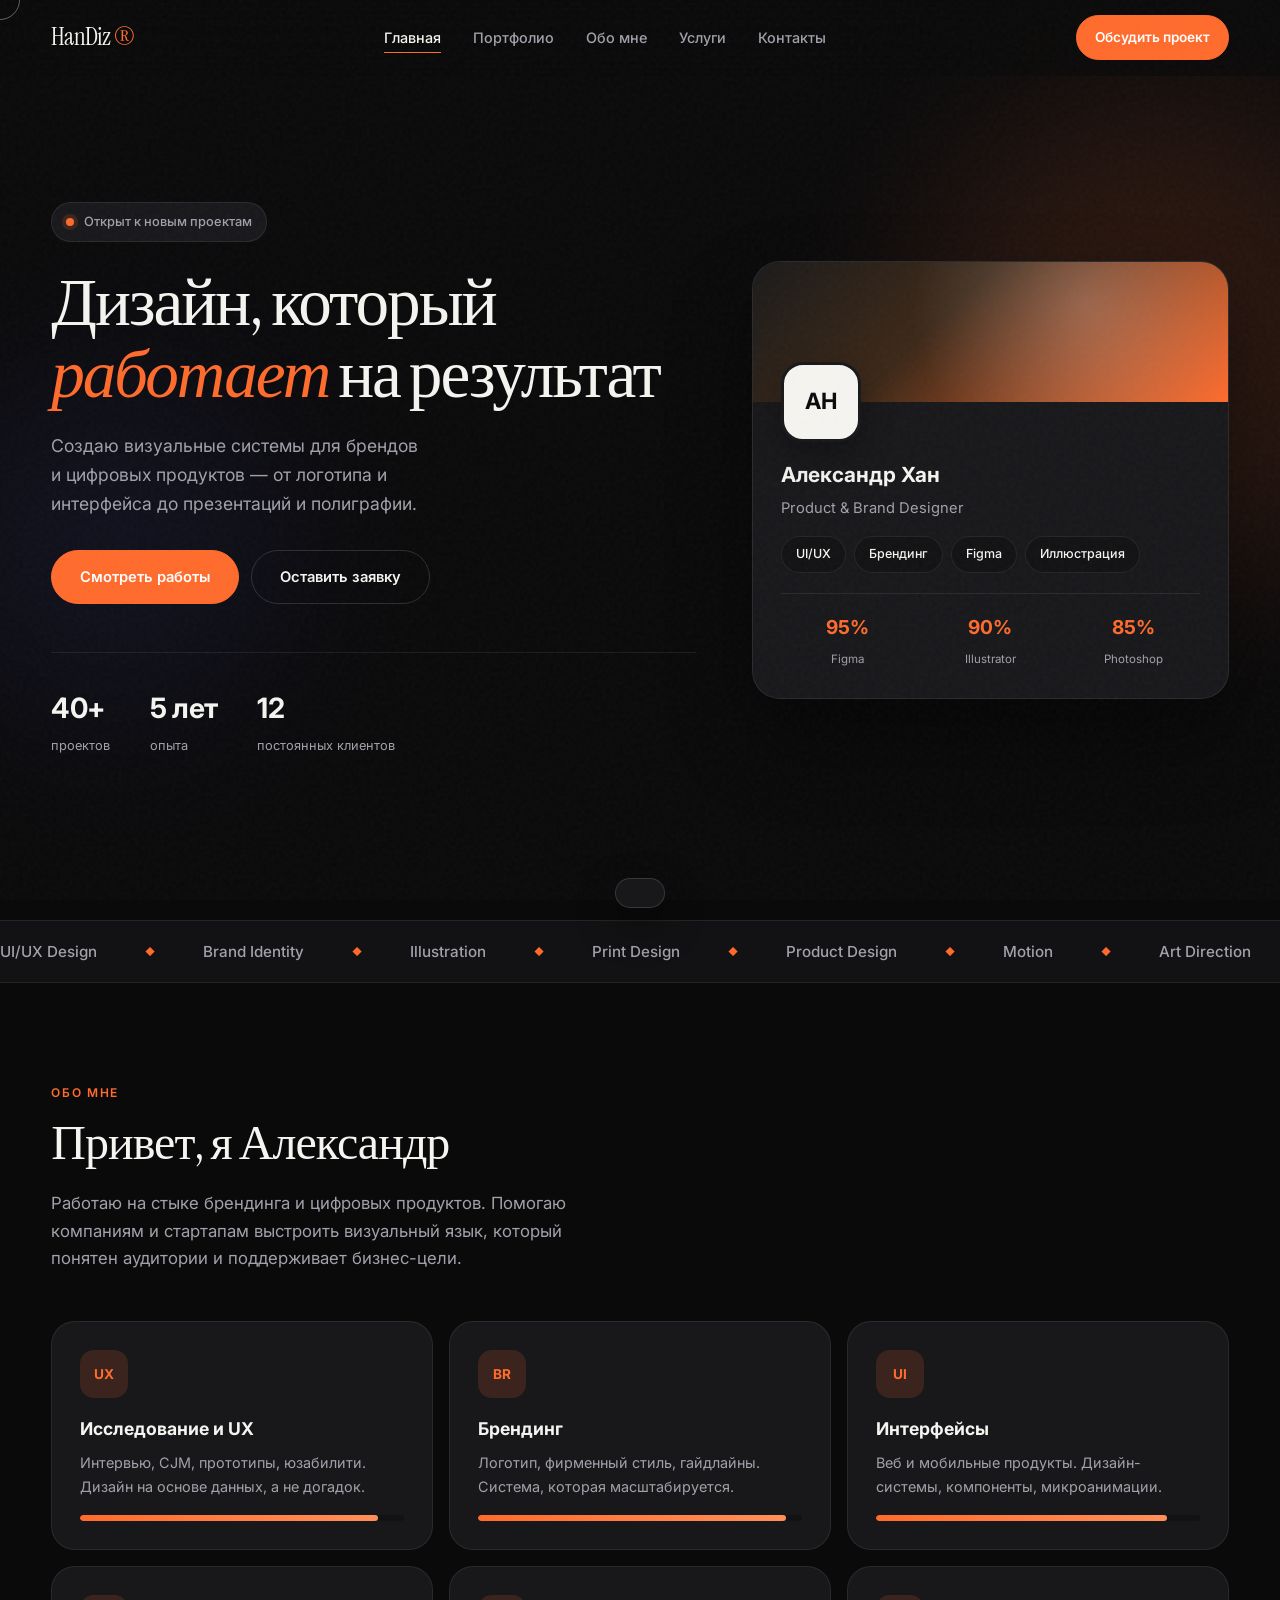
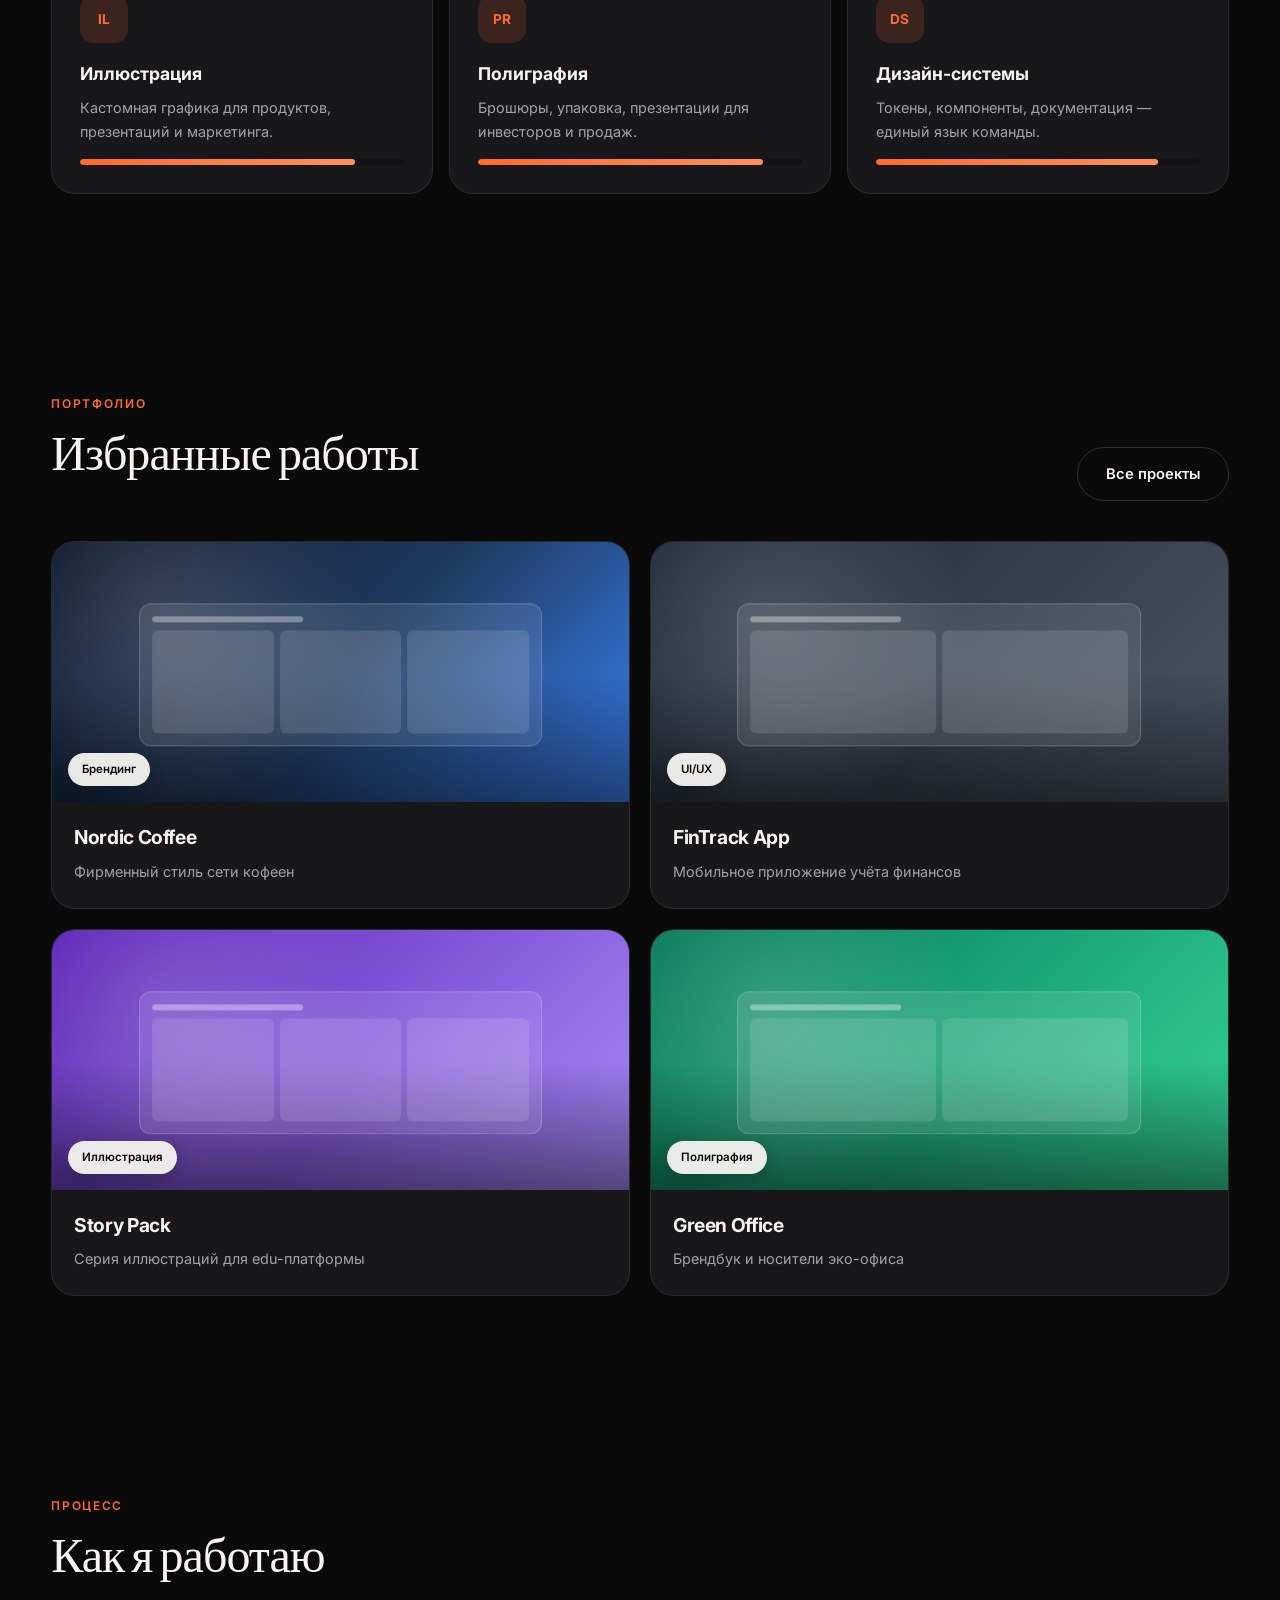
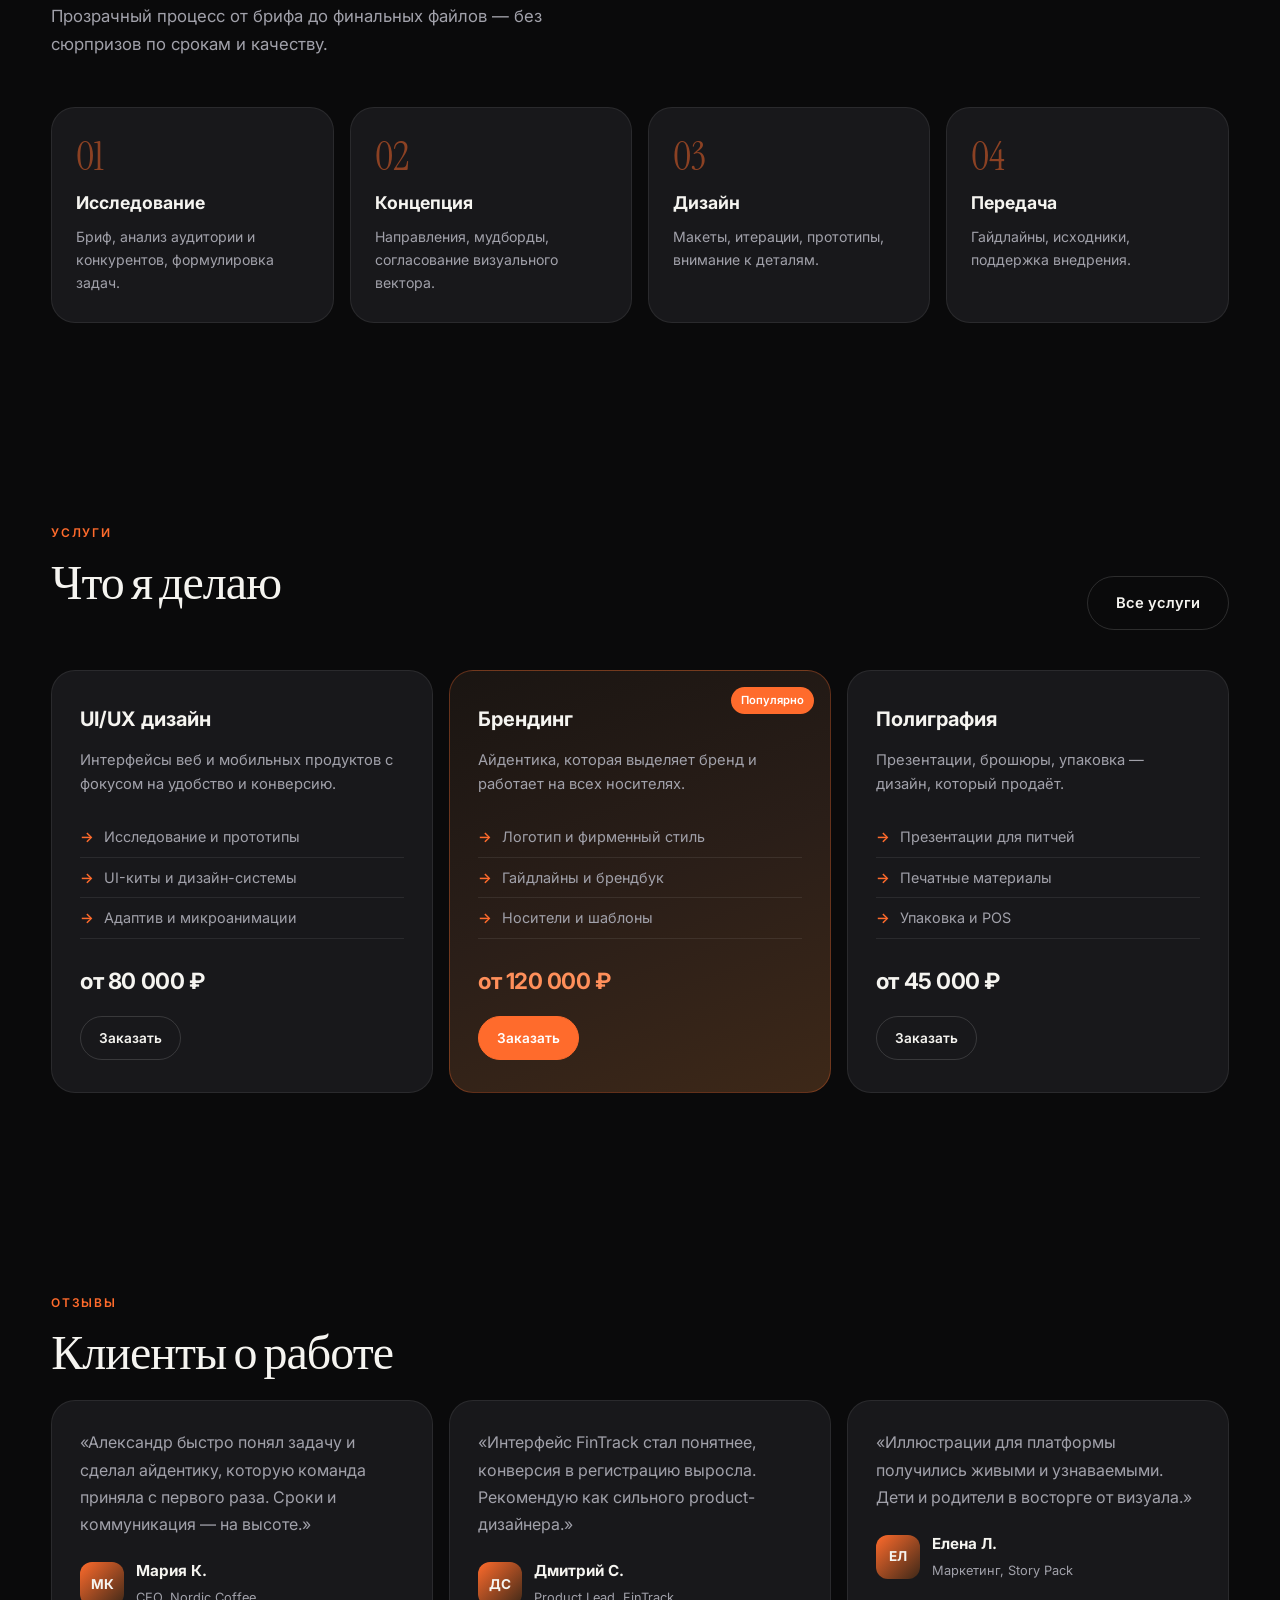
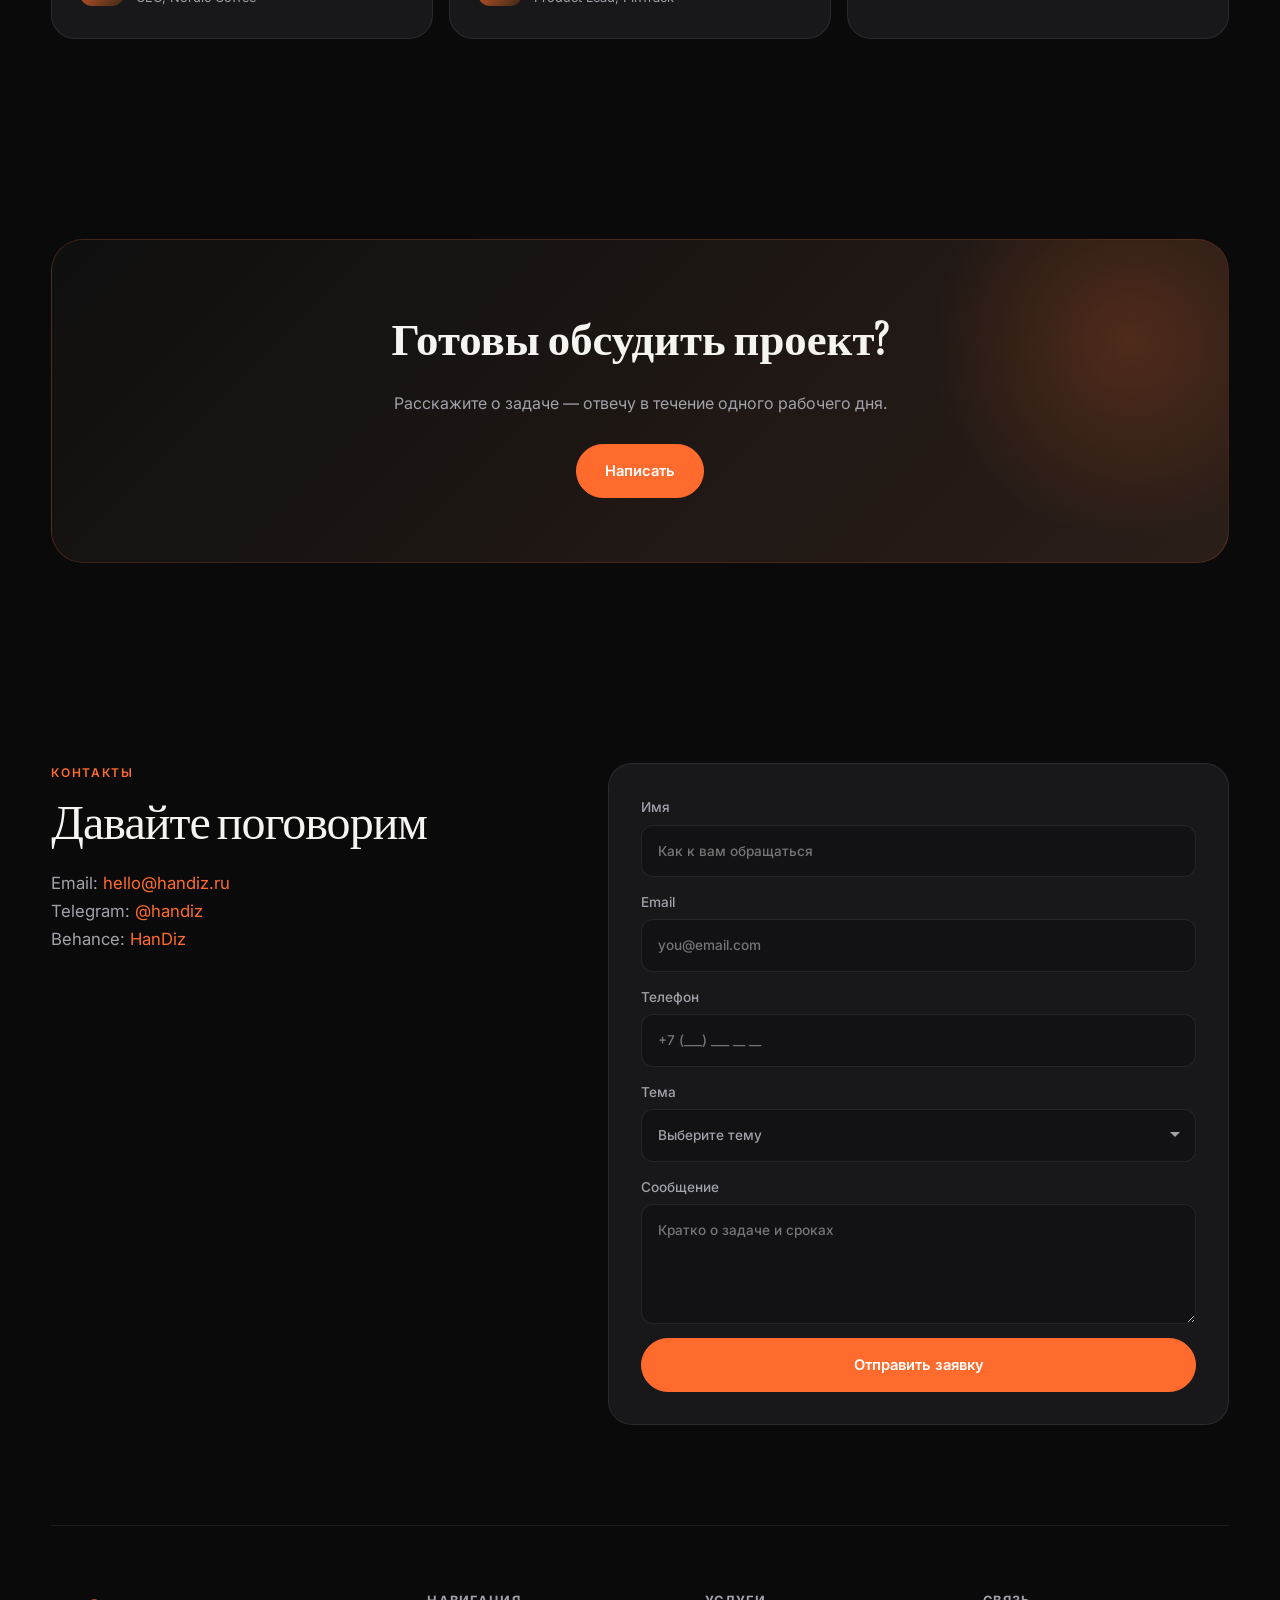
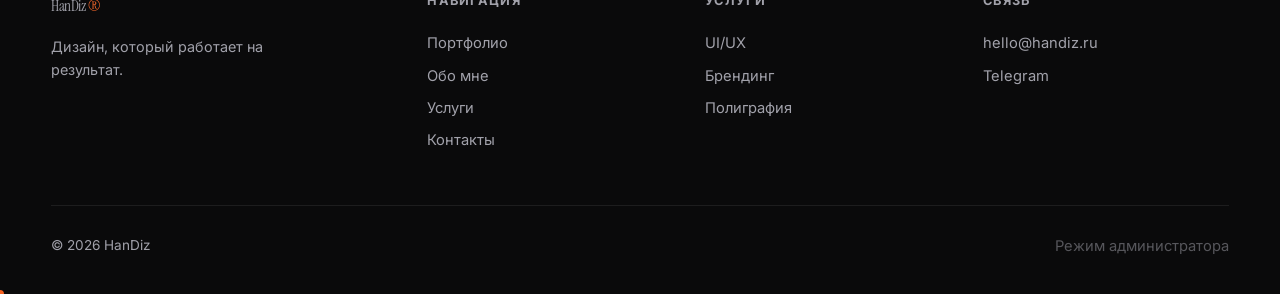
<file: index.html>
<!DOCTYPE html>
<html lang="ru">
<head>
  <meta charset="UTF-8">
  <meta name="viewport" content="width=device-width, initial-scale=1.0">
  <title>HanDiz — Дизайн, который работает на результат</title>
  <meta name="description" content="Портфолио дизайнера Александра Хана. UI/UX, брендинг, иллюстрация, полиграфия. HanDiz.">
  <link rel="preconnect" href="https://fonts.googleapis.com">
  <link rel="preconnect" href="https://fonts.gstatic.com" crossorigin>
  <link href="https://fonts.googleapis.com/css2?family=Instrument+Serif:ital@0;1&family=Inter:wght@400;500;600;700&display=swap" rel="stylesheet">
  <link rel="stylesheet" href="style.css">
</head>
<body>
  <div class="orb orb-1"></div>
  <div class="orb orb-2"></div>

  <header class="header">
    <a href="index.html" class="logo">HanDiz <span>®</span></a>
    <nav class="nav">
      <a href="index.html" class="active">Главная</a>
      <a href="portfolio.html">Портфолио</a>
      <a href="about.html">Обо мне</a>
      <a href="services.html">Услуги</a>
      <a href="contact.html">Контакты</a>
    </nav>
    <div class="header-actions">
      <a href="contact.html" class="btn btn-sm btn-accent">Обсудить проект</a>
      <button class="burger" id="burger" aria-label="Меню"><span></span><span></span><span></span></button>
    </div>
  </header>
  <nav class="mobile-nav" id="mobileNav">
    <a href="index.html">Главная</a>
    <a href="portfolio.html">Портфолио</a>
    <a href="about.html">Обо мне</a>
    <a href="services.html">Услуги</a>
    <a href="contact.html">Контакты</a>
  </nav>

  <section class="hero">
    <div class="reveal">
      <div class="hero-badge"><i></i> Открыт к новым проектам</div>
      <h1>Дизайн, который<br><em>работает</em> на результат</h1>
      <p class="hero-lead">Создаю визуальные системы для брендов и цифровых продуктов — от логотипа и интерфейса до презентаций и полиграфии.</p>
      <div class="hero-actions">
        <a href="portfolio.html" class="btn btn-accent">Смотреть работы</a>
        <a href="contact.html" class="btn btn-outline">Оставить заявку</a>
      </div>
      <div class="hero-stats">
        <div><b data-count="40" data-suffix="+">0</b><span>проектов</span></div>
        <div><b data-count="5" data-suffix=" лет">0</b><span>опыта</span></div>
        <div><b data-count="12">0</b><span>постоянных клиентов</span></div>
      </div>
    </div>
    <div class="hero-frame reveal-scale reveal-delay-2">
      <div class="hero-frame-top"></div>
      <div class="hero-avatar">AH</div>
      <div class="hero-card-body">
        <h3>Александр Хан</h3>
        <p class="role">Product & Brand Designer</p>
        <div class="hero-tags">
          <span class="tag">UI/UX</span>
          <span class="tag">Брендинг</span>
          <span class="tag">Figma</span>
          <span class="tag">Иллюстрация</span>
        </div>
        <div class="hero-mini-stats">
          <div><b>95%</b><span>Figma</span></div>
          <div><b>90%</b><span>Illustrator</span></div>
          <div><b>85%</b><span>Photoshop</span></div>
        </div>
      </div>
    </div>
  </section>

  <div class="marquee-wrap">
    <div class="marquee">
      <span>UI/UX Design</span><span>Brand Identity</span><span>Illustration</span><span>Print Design</span>
      <span>Product Design</span><span>Motion</span><span>Art Direction</span><span>Web Design</span>
      <span>UI/UX Design</span><span>Brand Identity</span><span>Illustration</span><span>Print Design</span>
      <span>Product Design</span><span>Motion</span><span>Art Direction</span><span>Web Design</span>
    </div>
  </div>

  <section class="section" id="about">
    <div class="reveal">
      <p class="section-label">Обо мне</p>
      <h2 class="section-title">Привет, я Александр</h2>
      <p class="section-lead">Работаю на стыке брендинга и цифровых продуктов. Помогаю компаниям и стартапам выстроить визуальный язык, который понятен аудитории и поддерживает бизнес-цели.</p>
    </div>
    <div class="skills-grid">
      <div class="skill-card reveal">
        <div class="skill-icon">UX</div>
        <h3>Исследование и UX</h3>
        <p>Интервью, CJM, прототипы, юзабилити. Дизайн на основе данных, а не догадок.</p>
        <div class="skill-bar"><span style="--w:92%"></span></div>
      </div>
      <div class="skill-card reveal reveal-delay-1">
        <div class="skill-icon">BR</div>
        <h3>Брендинг</h3>
        <p>Логотип, фирменный стиль, гайдлайны. Система, которая масштабируется.</p>
        <div class="skill-bar"><span style="--w:95%"></span></div>
      </div>
      <div class="skill-card reveal reveal-delay-2">
        <div class="skill-icon">UI</div>
        <h3>Интерфейсы</h3>
        <p>Веб и мобильные продукты. Дизайн-системы, компоненты, микроанимации.</p>
        <div class="skill-bar"><span style="--w:90%"></span></div>
      </div>
      <div class="skill-card reveal">
        <div class="skill-icon">IL</div>
        <h3>Иллюстрация</h3>
        <p>Кастомная графика для продуктов, презентаций и маркетинга.</p>
        <div class="skill-bar"><span style="--w:85%"></span></div>
      </div>
      <div class="skill-card reveal reveal-delay-1">
        <div class="skill-icon">PR</div>
        <h3>Полиграфия</h3>
        <p>Брошюры, упаковка, презентации для инвесторов и продаж.</p>
        <div class="skill-bar"><span style="--w:88%"></span></div>
      </div>
      <div class="skill-card reveal reveal-delay-2">
        <div class="skill-icon">DS</div>
        <h3>Дизайн-системы</h3>
        <p>Токены, компоненты, документация — единый язык команды.</p>
        <div class="skill-bar"><span style="--w:87%"></span></div>
      </div>
    </div>
  </section>

  <section class="section" id="works">
    <div class="section-head reveal">
      <div>
        <p class="section-label">Портфолио</p>
        <h2 class="section-title">Избранные работы</h2>
      </div>
      <a href="portfolio.html" class="btn btn-outline">Все проекты</a>
    </div>
    <div class="works-grid">
      <a href="nordic-coffee.html" class="work-card reveal" data-category="branding">
        <div class="work-img" style="background: linear-gradient(135deg, #0f172a, #1e3a5f 50%, #3b82f6);">
          <div class="work-mock"><div class="mock-bar"></div><div class="mock-row"><div class="mock-col"></div><div class="mock-col"></div><div class="mock-col"></div></div></div>
          <span class="work-cat">Брендинг</span>
        </div>
        <div class="work-info"><h3>Nordic Coffee</h3><p>Фирменный стиль сети кофеен</p></div>
      </a>
      <a href="fintrack.html" class="work-card reveal reveal-delay-1" data-category="uiux">
        <div class="work-img" style="background: linear-gradient(135deg, #1f2937, #4b5563);">
          <div class="work-mock"><div class="mock-bar"></div><div class="mock-row"><div class="mock-col"></div><div class="mock-col"></div></div></div>
          <span class="work-cat">UI/UX</span>
        </div>
        <div class="work-info"><h3>FinTrack App</h3><p>Мобильное приложение учёта финансов</p></div>
      </a>
      <a href="story-pack.html" class="work-card reveal" data-category="illustration">
        <div class="work-img" style="background: linear-gradient(135deg, #5b21b6, #a78bfa);">
          <div class="work-mock"><div class="mock-bar"></div><div class="mock-row"><div class="mock-col"></div><div class="mock-col"></div><div class="mock-col"></div></div></div>
          <span class="work-cat">Иллюстрация</span>
        </div>
        <div class="work-info"><h3>Story Pack</h3><p>Серия иллюстраций для edu-платформы</p></div>
      </a>
      <a href="green-office.html" class="work-card reveal reveal-delay-1" data-category="print">
        <div class="work-img" style="background: linear-gradient(135deg, #047857, #34d399);">
          <div class="work-mock"><div class="mock-bar"></div><div class="mock-row"><div class="mock-col"></div><div class="mock-col"></div></div></div>
          <span class="work-cat">Полиграфия</span>
        </div>
        <div class="work-info"><h3>Green Office</h3><p>Брендбук и носители эко-офиса</p></div>
      </a>
    </div>
  </section>

  <section class="section">
    <div class="reveal">
      <p class="section-label">Процесс</p>
      <h2 class="section-title">Как я работаю</h2>
      <p class="section-lead">Прозрачный процесс от брифа до финальных файлов — без сюрпризов по срокам и качеству.</p>
    </div>
    <div class="process-grid">
      <div class="process-card reveal">
        <div class="process-num">01</div>
        <h3>Исследование</h3>
        <p>Бриф, анализ аудитории и конкурентов, формулировка задач.</p>
      </div>
      <div class="process-card reveal reveal-delay-1">
        <div class="process-num">02</div>
        <h3>Концепция</h3>
        <p>Направления, мудборды, согласование визуального вектора.</p>
      </div>
      <div class="process-card reveal reveal-delay-2">
        <div class="process-num">03</div>
        <h3>Дизайн</h3>
        <p>Макеты, итерации, прототипы, внимание к деталям.</p>
      </div>
      <div class="process-card reveal reveal-delay-3">
        <div class="process-num">04</div>
        <h3>Передача</h3>
        <p>Гайдлайны, исходники, поддержка внедрения.</p>
      </div>
    </div>
  </section>

  <section class="section">
    <div class="section-head reveal">
      <div>
        <p class="section-label">Услуги</p>
        <h2 class="section-title">Что я делаю</h2>
      </div>
      <a href="services.html" class="btn btn-outline">Все услуги</a>
    </div>
    <div class="services-grid">
      <div class="service-card reveal">
        <h3>UI/UX дизайн</h3>
        <p>Интерфейсы веб и мобильных продуктов с фокусом на удобство и конверсию.</p>
        <ul class="service-list">
          <li>Исследование и прототипы</li>
          <li>UI-киты и дизайн-системы</li>
          <li>Адаптив и микроанимации</li>
        </ul>
        <div class="service-price">от 80 000 ₽</div>
        <a href="contact.html" class="btn btn-outline btn-sm">Заказать</a>
      </div>
      <div class="service-card featured reveal reveal-delay-1">
        <h3>Брендинг</h3>
        <p>Айдентика, которая выделяет бренд и работает на всех носителях.</p>
        <ul class="service-list">
          <li>Логотип и фирменный стиль</li>
          <li>Гайдлайны и брендбук</li>
          <li>Носители и шаблоны</li>
        </ul>
        <div class="service-price">от 120 000 ₽</div>
        <a href="contact.html" class="btn btn-accent btn-sm">Заказать</a>
      </div>
      <div class="service-card reveal reveal-delay-2">
        <h3>Полиграфия</h3>
        <p>Презентации, брошюры, упаковка — дизайн, который продаёт.</p>
        <ul class="service-list">
          <li>Презентации для питчей</li>
          <li>Печатные материалы</li>
          <li>Упаковка и POS</li>
        </ul>
        <div class="service-price">от 45 000 ₽</div>
        <a href="contact.html" class="btn btn-outline btn-sm">Заказать</a>
      </div>
    </div>
  </section>

  <section class="section">
    <div class="reveal">
      <p class="section-label">Отзывы</p>
      <h2 class="section-title">Клиенты о работе</h2>
    </div>
    <div class="testimonials">
      <div class="testimonial reveal">
        <p>«Александр быстро понял задачу и сделал айдентику, которую команда приняла с первого раза. Сроки и коммуникация — на высоте.»</p>
        <div class="testimonial-author">
          <div class="testimonial-avatar">МК</div>
          <div><b>Мария К.</b><span>CEO, Nordic Coffee</span></div>
        </div>
      </div>
      <div class="testimonial reveal reveal-delay-1">
        <p>«Интерфейс FinTrack стал понятнее, конверсия в регистрацию выросла. Рекомендую как сильного product-дизайнера.»</p>
        <div class="testimonial-author">
          <div class="testimonial-avatar">ДС</div>
          <div><b>Дмитрий С.</b><span>Product Lead, FinTrack</span></div>
        </div>
      </div>
      <div class="testimonial reveal reveal-delay-2">
        <p>«Иллюстрации для платформы получились живыми и узнаваемыми. Дети и родители в восторге от визуала.»</p>
        <div class="testimonial-author">
          <div class="testimonial-avatar">ЕЛ</div>
          <div><b>Елена Л.</b><span>Маркетинг, Story Pack</span></div>
        </div>
      </div>
    </div>
  </section>

  <section class="section">
    <div class="cta-block reveal">
      <h2>Готовы обсудить проект?</h2>
      <p>Расскажите о задаче — отвечу в течение одного рабочего дня.</p>
      <a href="contact.html" class="btn btn-accent">Написать</a>
    </div>
  </section>

  <section class="section" id="contact">
    <div class="contact-grid">
      <div class="reveal">
        <p class="section-label">Контакты</p>
        <h2 class="section-title">Давайте поговорим</h2>
        <p class="section-lead contact-info">
          Email: <a href="mailto:hello@handiz.ru">hello@handiz.ru</a><br>
          Telegram: <a href="https://t.me/" target="_blank" rel="noopener">@handiz</a><br>
          Behance: <a href="https://www.behance.net/" target="_blank" rel="noopener">HanDiz</a>
        </p>
      </div>
      <form class="contact-form reveal reveal-delay-1" id="contactForm">
        <label>Имя<input type="text" name="name" placeholder="Как к вам обращаться" required></label>
        <label>Email<input type="email" name="email" placeholder="you@email.com" required></label>
        <label>Телефон<input type="text" name="phone" id="phone" placeholder="+7 (___) ___ __ __"></label>
        <label>Тема
          <select name="topic" required>
            <option value="">Выберите тему</option>
            <option value="uiux">UI/UX дизайн</option>
            <option value="branding">Брендинг</option>
            <option value="print">Полиграфия</option>
            <option value="other">Другое</option>
          </select>
        </label>
        <label>Сообщение<textarea name="message" placeholder="Кратко о задаче и сроках"></textarea></label>
        <button type="submit" class="btn btn-accent btn-full">Отправить заявку</button>
      </form>
    </div>
  </section>

  <footer class="footer">
    <div class="footer-grid">
      <div>
        <a href="index.html" class="logo">HanDiz <span>®</span></a>
        <p style="color:var(--ink-muted);margin-top:12px;font-size:0.9rem;max-width:28ch">Дизайн, который работает на результат.</p>
      </div>
      <div>
        <h4>Навигация</h4>
        <a href="portfolio.html">Портфолио</a>
        <a href="about.html">Обо мне</a>
        <a href="services.html">Услуги</a>
        <a href="contact.html">Контакты</a>
      </div>
      <div>
        <h4>Услуги</h4>
        <a href="services.html">UI/UX</a>
        <a href="services.html">Брендинг</a>
        <a href="services.html">Полиграфия</a>
      </div>
      <div>
        <h4>Связь</h4>
        <a href="mailto:hello@handiz.ru">hello@handiz.ru</a>
        <a href="https://t.me/" target="_blank" rel="noopener">Telegram</a>
      </div>
    </div>
    <div class="footer-bottom">
      <span>© 2026 HanDiz</span>
      <a href="admin.html" class="footer-admin">Режим администратора</a>
    </div>
  </footer>

  <div id="toast" class="toast"></div>
  <script src="main.js"></script>
</body>
</html>
</file>
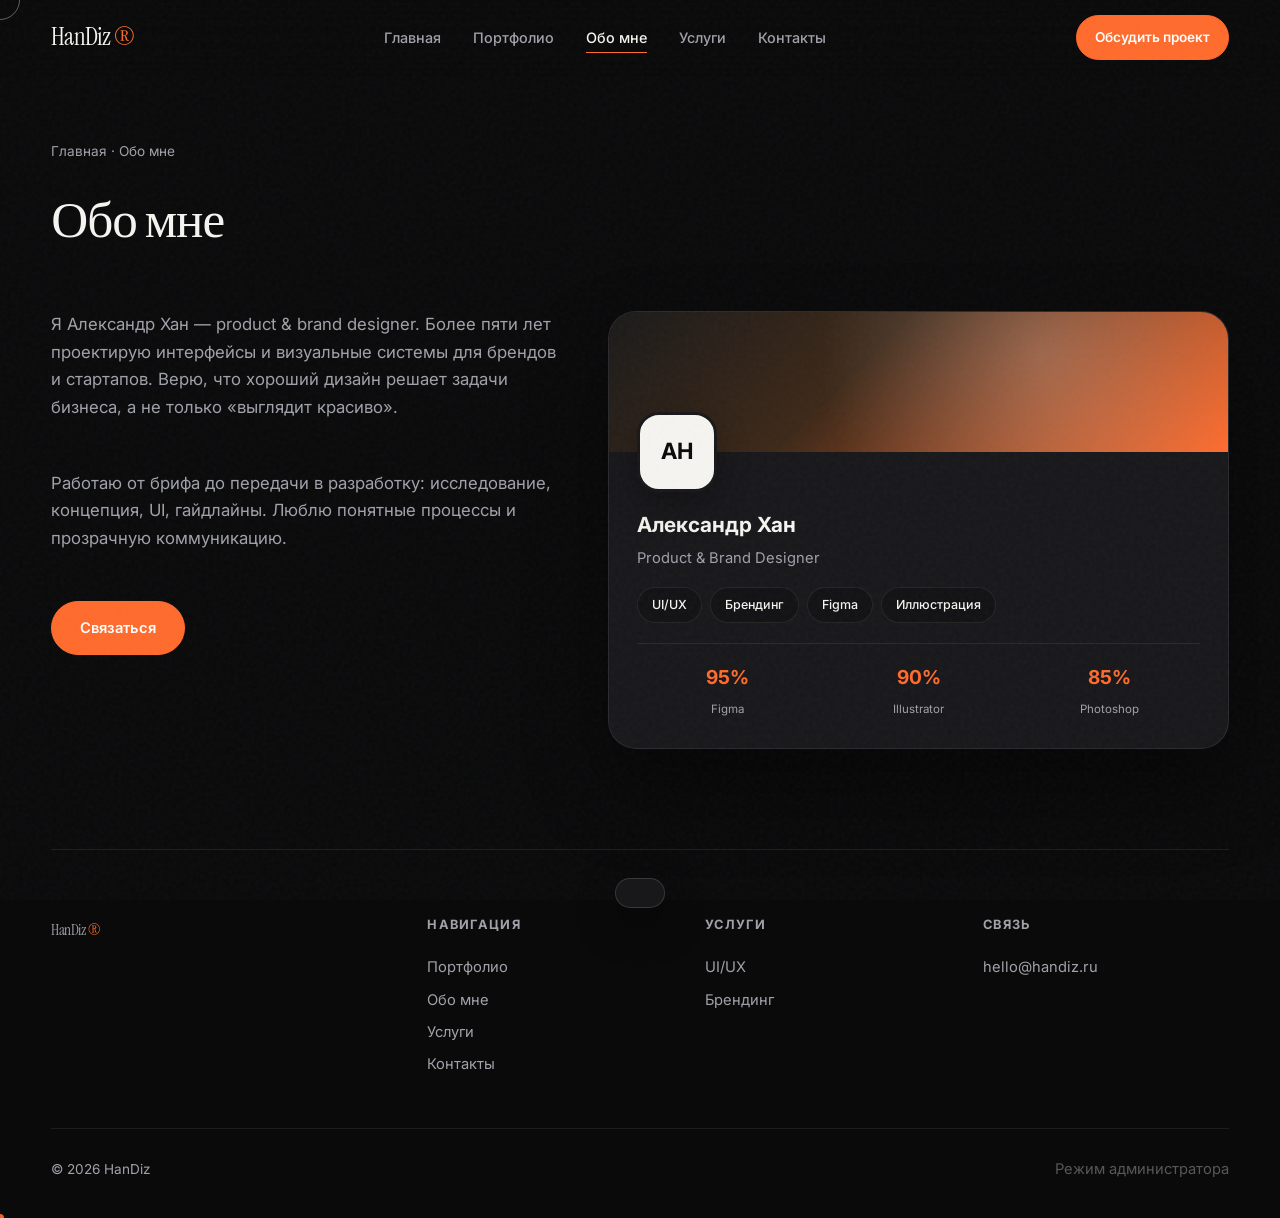
<file: about.html>
<!DOCTYPE html>
<html lang="ru">
<head>
  <meta charset="UTF-8">
  <meta name="viewport" content="width=device-width, initial-scale=1.0">
  <title>Обо мне — HanDiz</title>
  <link href="https://fonts.googleapis.com/css2?family=Instrument+Serif:ital@0;1&family=Inter:wght@400;500;600;700&display=swap" rel="stylesheet">
  <link rel="stylesheet" href="style.css">
</head>
<body>
  <header class="header">
    <a href="index.html" class="logo">HanDiz <span>®</span></a>
    <nav class="nav">
      <a href="index.html">Главная</a>
      <a href="portfolio.html">Портфолио</a>
      <a href="about.html" class="active">Обо мне</a>
      <a href="services.html">Услуги</a>
      <a href="contact.html">Контакты</a>
    </nav>
    <div class="header-actions">
      <a href="contact.html" class="btn btn-sm btn-accent">Обсудить проект</a>
      <button class="burger" id="burger" aria-label="Меню"><span></span><span></span><span></span></button>
    </div>
  </header>
  <nav class="mobile-nav" id="mobileNav">
    <a href="index.html">Главная</a>
    <a href="portfolio.html">Портфолио</a>
    <a href="about.html">Обо мне</a>
    <a href="services.html">Услуги</a>
    <a href="contact.html">Контакты</a>
  </nav>

  <div class="page-hero reveal">
    <div class="breadcrumb"><a href="index.html">Главная</a> · Обо мне</div>
    <h1>Обо мне</h1>
  </div>
  <section class="section" style="padding-top:0">
    <div class="contact-grid">
      <div class="reveal">
        <p class="section-lead" style="max-width:none">Я Александр Хан — product & brand designer. Более пяти лет проектирую интерфейсы и визуальные системы для брендов и стартапов. Верю, что хороший дизайн решает задачи бизнеса, а не только «выглядит красиво».</p>
        <p class="section-lead" style="max-width:none">Работаю от брифа до передачи в разработку: исследование, концепция, UI, гайдлайны. Люблю понятные процессы и прозрачную коммуникацию.</p>
        <a href="contact.html" class="btn btn-accent">Связаться</a>
      </div>
      <div class="hero-frame reveal-scale">
        <div class="hero-frame-top"></div>
        <div class="hero-avatar">AH</div>
        <div class="hero-card-body">
          <h3>Александр Хан</h3>
          <p class="role">Product & Brand Designer</p>
          <div class="hero-tags">
            <span class="tag">UI/UX</span><span class="tag">Брендинг</span>
            <span class="tag">Figma</span><span class="tag">Иллюстрация</span>
          </div>
          <div class="hero-mini-stats">
            <div><b>95%</b><span>Figma</span></div>
            <div><b>90%</b><span>Illustrator</span></div>
            <div><b>85%</b><span>Photoshop</span></div>
          </div>
        </div>
      </div>
    </div>
  </section>

  <footer class="footer">
    <div class="footer-grid">
      <div><a href="index.html" class="logo">HanDiz <span>®</span></a></div>
      <div><h4>Навигация</h4>
        <a href="portfolio.html">Портфолио</a>
        <a href="about.html">Обо мне</a>
        <a href="services.html">Услуги</a>
        <a href="contact.html">Контакты</a>
      </div>
      <div><h4>Услуги</h4>
        <a href="services.html">UI/UX</a>
        <a href="services.html">Брендинг</a>
      </div>
      <div><h4>Связь</h4>
        <a href="mailto:hello@handiz.ru">hello@handiz.ru</a>
      </div>
    </div>
    <div class="footer-bottom">
      <span>© 2026 HanDiz</span>
      <a href="admin.html" class="footer-admin">Режим администратора</a>
    </div>
  </footer>
  <div id="toast" class="toast"></div>
  <script src="main.js"></script>
  
</body>
</html>
</file>
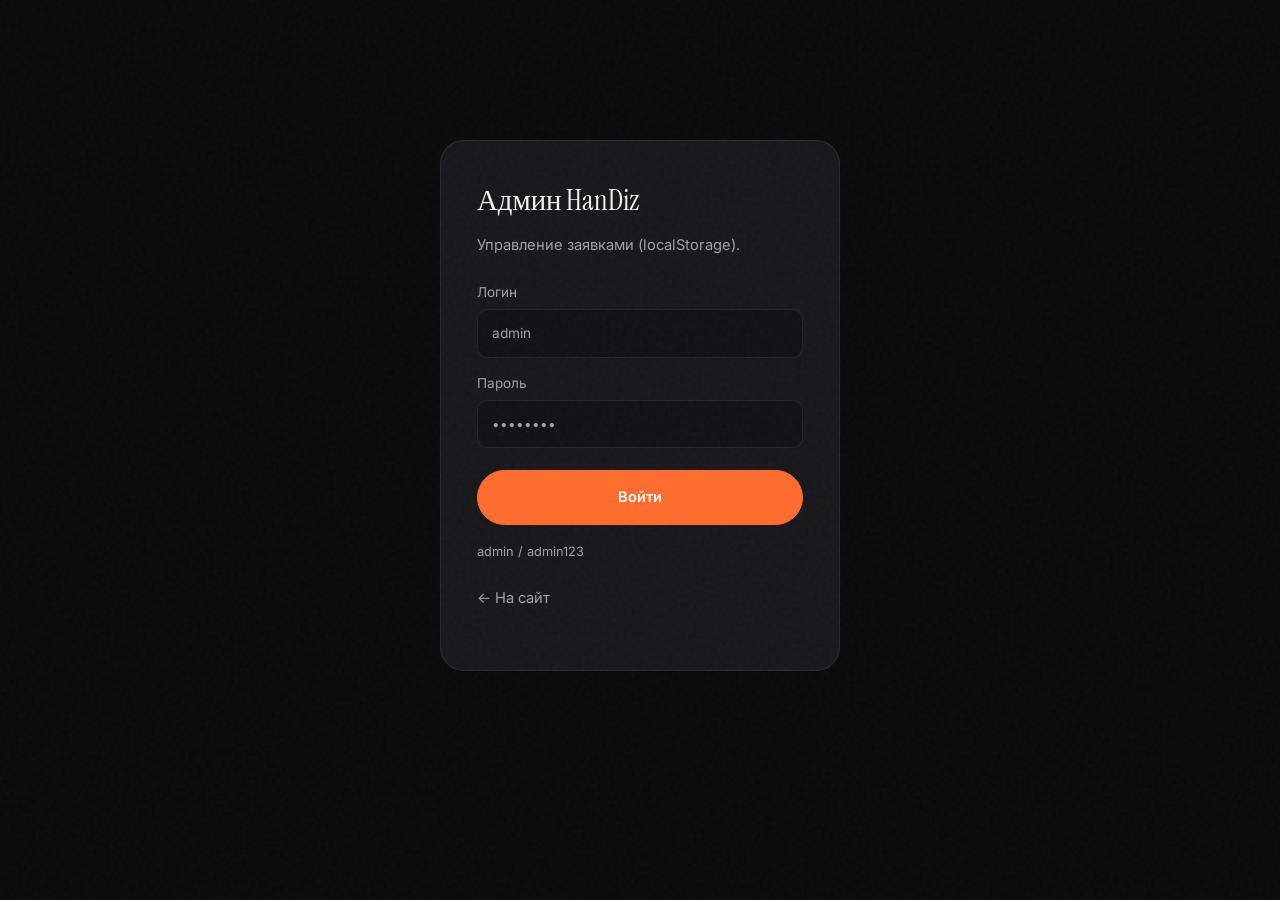
<file: admin.html>
<!DOCTYPE html>
<html lang="ru">
<head>
  <meta charset="UTF-8">
  <meta name="viewport" content="width=device-width, initial-scale=1.0">
  <title>Админ — HanDiz</title>
  <link href="https://fonts.googleapis.com/css2?family=Instrument+Serif:ital@0;1&family=Inter:wght@400;500;600;700&display=swap" rel="stylesheet">
  <link rel="stylesheet" href="style.css">
</head>
<body class="admin-page">
  <div class="admin-shell">
    <div class="login-card" id="loginBox">
      <h2>Админ HanDiz</h2>
      <p>Управление заявками (localStorage).</p>
      <div class="flash err" id="loginError" style="display:none"></div>
      <form class="login-form" id="loginForm">
        <label>Логин<input type="text" id="login" value="admin" required></label>
        <label>Пароль<input type="password" id="password" value="admin123" required></label>
        <button class="btn btn-accent btn-full" type="submit" style="margin-top:8px">Войти</button>
      </form>
      <p style="margin-top:16px;font-size:0.8rem;color:var(--ink-muted)">admin / admin123</p>
      <p style="margin-top:10px"><a href="index.html">← На сайт</a></p>
    </div>
    <div id="panel" style="display:none">
      <div class="admin-topbar">
        <div><h1>Панель</h1><p style="color:var(--ink-muted)">А. Хан</p></div>
        <div style="display:flex;gap:10px;flex-wrap:wrap">
          <a href="index.html" class="btn btn-outline btn-sm">На сайт</a>
          <button class="btn btn-sm" type="button" id="logoutBtn">Выйти</button>
        </div>
      </div>
      <section class="section-card">
        <h2>Заявки</h2>
        <div id="requestsList" class="admin-empty">Пока нет заявок.</div>
        <button class="btn btn-sm btn-outline" type="button" id="clearRequests" style="margin-top:12px">Очистить</button>
      </section>
    </div>
  </div>
  <script>
    const KEY='handiz_auth', REQ='handiz_requests';
    const loginBox=document.getElementById('loginBox'), panel=document.getElementById('panel'), err=document.getElementById('loginError');
    function showPanel(on){loginBox.style.display=on?'none':'block';panel.style.display=on?'block':'none';if(on)render();}
    if(sessionStorage.getItem(KEY)==='1')showPanel(true);
    document.getElementById('loginForm').onsubmit=e=>{
      e.preventDefault();
      if(document.getElementById('login').value.trim()==='admin'&&document.getElementById('password').value==='admin123'){
        sessionStorage.setItem(KEY,'1');err.style.display='none';showPanel(true);
      }else{err.textContent='Неверный логин или пароль';err.style.display='block';}
    };
    document.getElementById('logoutBtn').onclick=()=>{sessionStorage.removeItem(KEY);showPanel(false);};
    document.getElementById('clearRequests').onclick=()=>{localStorage.removeItem(REQ);render();};
    function render(){
      const box=document.getElementById('requestsList');
      let list=[];try{list=JSON.parse(localStorage.getItem(REQ)||'[]');}catch(_){}
      if(!list.length){box.className='admin-empty';box.textContent='Пока нет заявок.';return;}
      box.className='';
      box.innerHTML='<div style="overflow-x:auto"><table class="admin-table"><thead><tr><th>Дата</th><th>Имя</th><th>Email</th><th>Тема</th><th>Сообщение</th></tr></thead><tbody>'+
        list.map(r=>`<tr><td>${esc(r.date)}</td><td>${esc(r.name)}</td><td>${esc(r.email)}</td><td>${esc(r.topic)}</td><td>${esc(r.message)}</td></tr>`).join('')+'</tbody></table></div>';
    }
    function esc(s){return String(s||'').replace(/[&<>"']/g,c=>({'&':'&amp;','<':'&lt;','>':'&gt;','"':'&quot;',"'":'&#39;'}[c]));}
  </script>
</body>
</html>
</file>
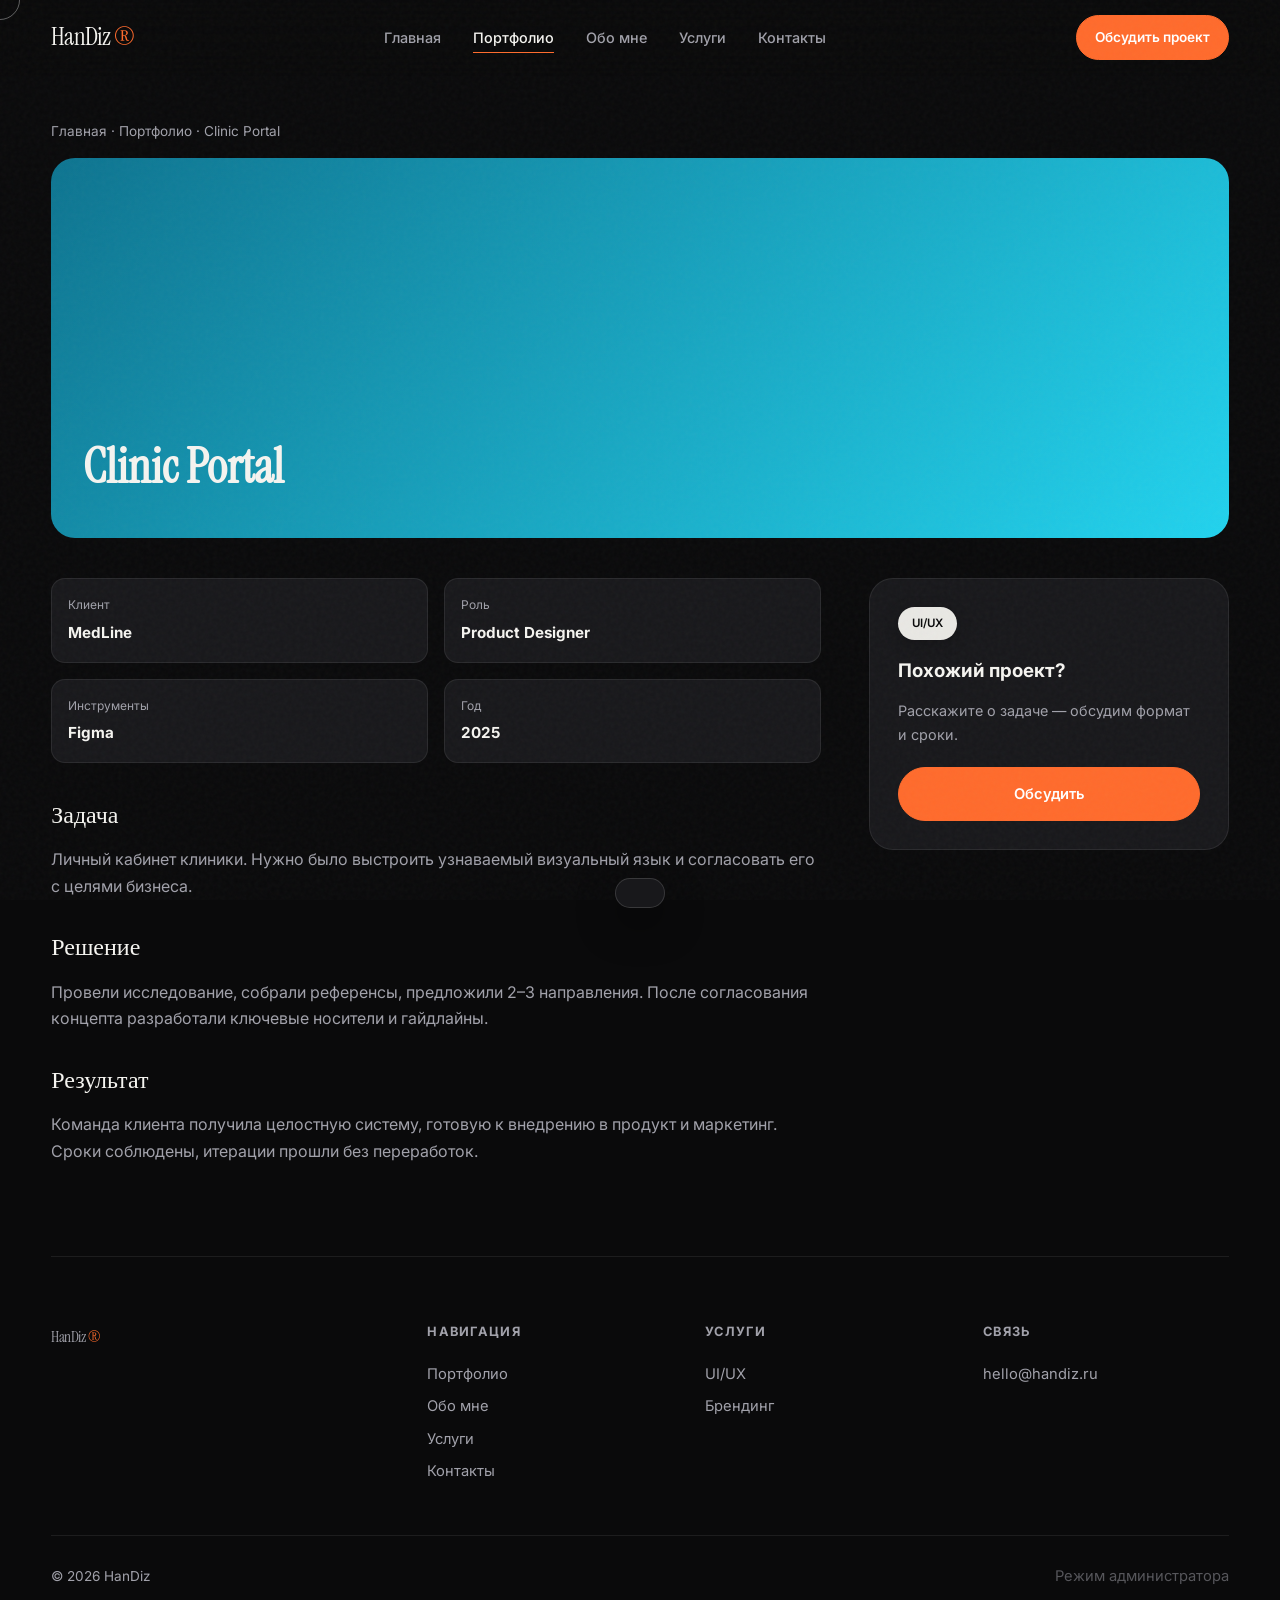
<file: clinic-portal.html>
<!DOCTYPE html>
<html lang="ru">
<head>
  <meta charset="UTF-8">
  <meta name="viewport" content="width=device-width, initial-scale=1.0">
  <title>Clinic Portal — HanDiz</title>
  <link href="https://fonts.googleapis.com/css2?family=Instrument+Serif:ital@0;1&family=Inter:wght@400;500;600;700&display=swap" rel="stylesheet">
  <link rel="stylesheet" href="style.css">
</head>
<body>
  <header class="header">
    <a href="index.html" class="logo">HanDiz <span>®</span></a>
    <nav class="nav">
      <a href="index.html">Главная</a>
      <a href="portfolio.html" class="active">Портфолио</a>
      <a href="about.html">Обо мне</a>
      <a href="services.html">Услуги</a>
      <a href="contact.html">Контакты</a>
    </nav>
    <div class="header-actions">
      <a href="contact.html" class="btn btn-sm btn-accent">Обсудить проект</a>
      <button class="burger" id="burger" aria-label="Меню"><span></span><span></span><span></span></button>
    </div>
  </header>
  <nav class="mobile-nav" id="mobileNav">
    <a href="index.html">Главная</a>
    <a href="portfolio.html">Портфолио</a>
    <a href="about.html">Обо мне</a>
    <a href="services.html">Услуги</a>
    <a href="contact.html">Контакты</a>
  </nav>

  <div class="project-hero">
    <div class="breadcrumb" style="width:min(var(--max),92vw);margin:0 auto 16px"><a href="index.html">Главная</a> · <a href="portfolio.html">Портфолио</a> · Clinic Portal</div>
    <div class="project-cover" style="background:linear-gradient(135deg, #0e7490, #22d3ee)">
      <h1>Clinic Portal</h1>
    </div>
  </div>
  <div class="project-body">
    <div class="project-content reveal">
      <div class="project-meta">
        <div><span>Клиент</span><b>MedLine</b></div>
        <div><span>Роль</span><b>Product Designer</b></div>
        <div><span>Инструменты</span><b>Figma</b></div>
        <div><span>Год</span><b>2025</b></div>
      </div>
      <h2>Задача</h2>
      <p>Личный кабинет клиники. Нужно было выстроить узнаваемый визуальный язык и согласовать его с целями бизнеса.</p>
      <h2>Решение</h2>
      <p>Провели исследование, собрали референсы, предложили 2–3 направления. После согласования концепта разработали ключевые носители и гайдлайны.</p>
      <h2>Результат</h2>
      <p>Команда клиента получила целостную систему, готовую к внедрению в продукт и маркетинг. Сроки соблюдены, итерации прошли без переработок.</p>
    </div>
    <div class="project-side reveal">
      <span class="work-cat" style="display:inline-block;margin-bottom:16px">UI/UX</span>
      <h3 style="margin-bottom:12px">Похожий проект?</h3>
      <p style="color:var(--ink-muted);font-size:0.9rem;margin-bottom:20px">Расскажите о задаче — обсудим формат и сроки.</p>
      <a href="contact.html" class="btn btn-accent btn-full">Обсудить</a>
    </div>
  </div>

  <footer class="footer">
    <div class="footer-grid">
      <div><a href="index.html" class="logo">HanDiz <span>®</span></a></div>
      <div><h4>Навигация</h4>
        <a href="portfolio.html">Портфолио</a>
        <a href="about.html">Обо мне</a>
        <a href="services.html">Услуги</a>
        <a href="contact.html">Контакты</a>
      </div>
      <div><h4>Услуги</h4>
        <a href="services.html">UI/UX</a>
        <a href="services.html">Брендинг</a>
      </div>
      <div><h4>Связь</h4>
        <a href="mailto:hello@handiz.ru">hello@handiz.ru</a>
      </div>
    </div>
    <div class="footer-bottom">
      <span>© 2026 HanDiz</span>
      <a href="admin.html" class="footer-admin">Режим администратора</a>
    </div>
  </footer>
  <div id="toast" class="toast"></div>
  <script src="main.js"></script>
  
</body>
</html>
</file>
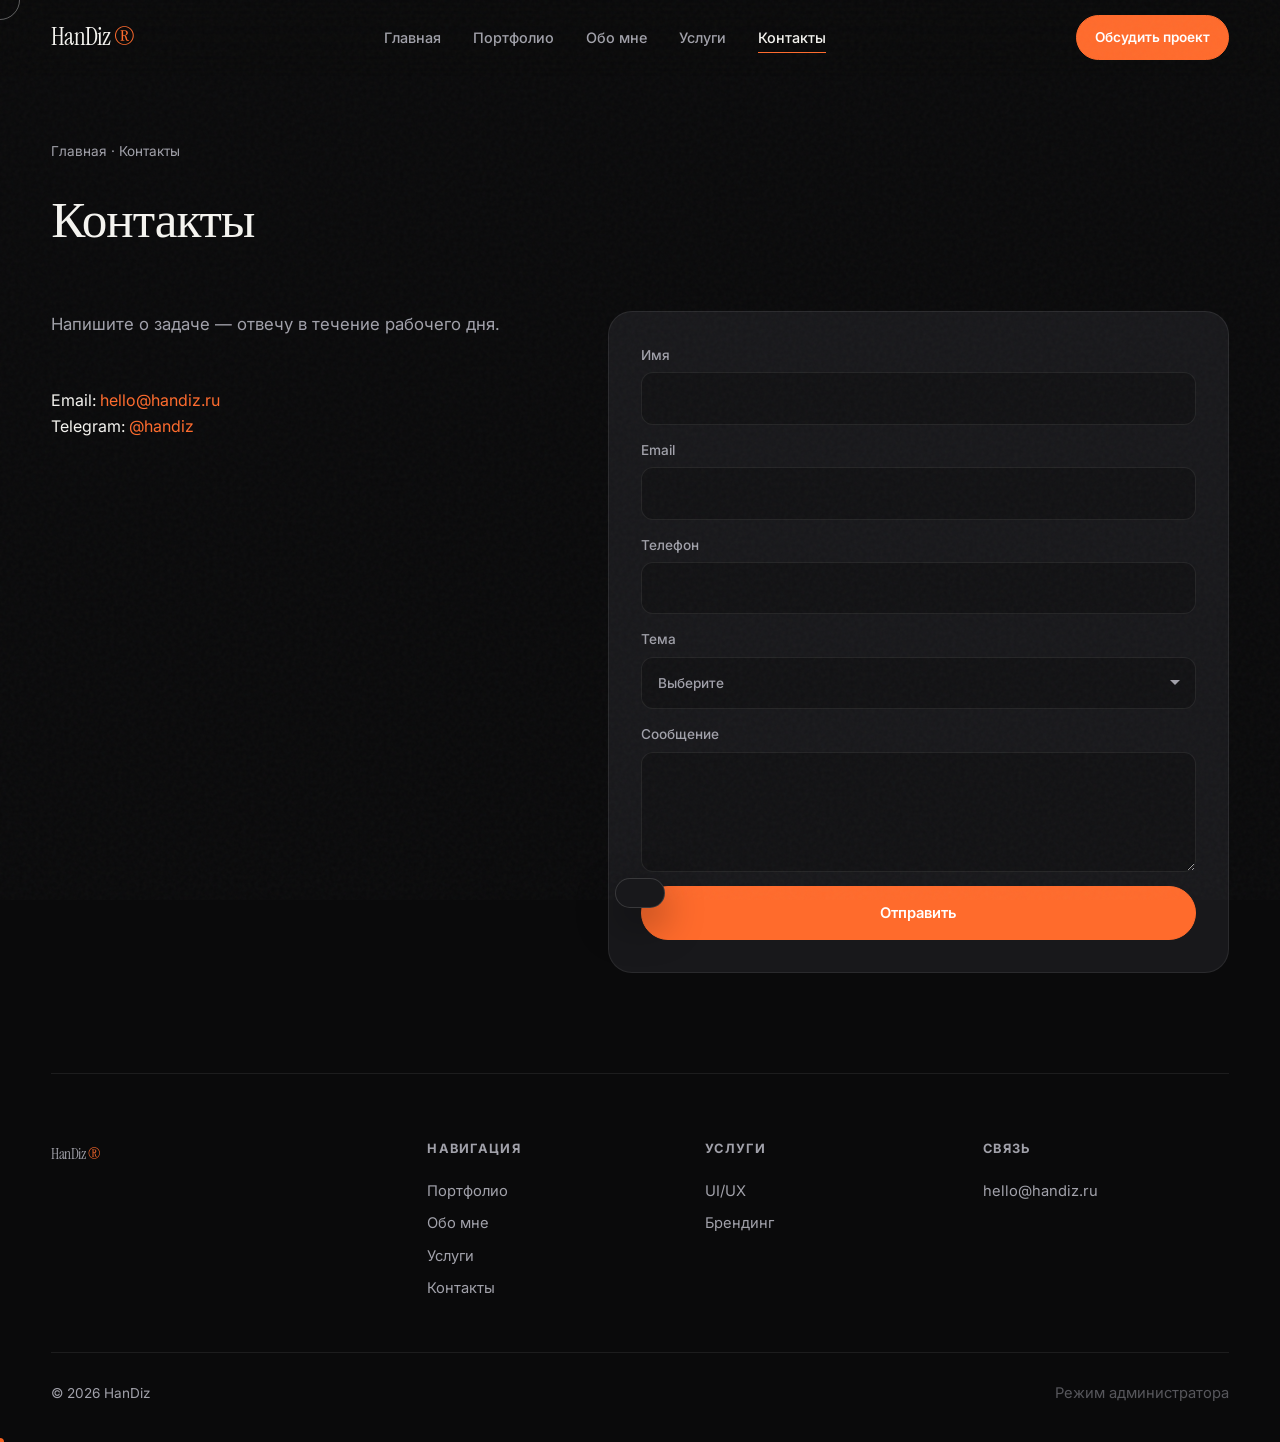
<file: contact.html>
<!DOCTYPE html>
<html lang="ru">
<head>
  <meta charset="UTF-8">
  <meta name="viewport" content="width=device-width, initial-scale=1.0">
  <title>Контакты — HanDiz</title>
  <link href="https://fonts.googleapis.com/css2?family=Instrument+Serif:ital@0;1&family=Inter:wght@400;500;600;700&display=swap" rel="stylesheet">
  <link rel="stylesheet" href="style.css">
</head>
<body>
  <header class="header">
    <a href="index.html" class="logo">HanDiz <span>®</span></a>
    <nav class="nav">
      <a href="index.html">Главная</a>
      <a href="portfolio.html">Портфолио</a>
      <a href="about.html">Обо мне</a>
      <a href="services.html">Услуги</a>
      <a href="contact.html" class="active">Контакты</a>
    </nav>
    <div class="header-actions">
      <a href="contact.html" class="btn btn-sm btn-accent">Обсудить проект</a>
      <button class="burger" id="burger" aria-label="Меню"><span></span><span></span><span></span></button>
    </div>
  </header>
  <nav class="mobile-nav" id="mobileNav">
    <a href="index.html">Главная</a>
    <a href="portfolio.html">Портфолио</a>
    <a href="about.html">Обо мне</a>
    <a href="services.html">Услуги</a>
    <a href="contact.html">Контакты</a>
  </nav>

  <div class="page-hero reveal">
    <div class="breadcrumb"><a href="index.html">Главная</a> · Контакты</div>
    <h1>Контакты</h1>
  </div>
  <section class="section" style="padding-top:0">
    <div class="contact-grid">
      <div class="reveal contact-info">
        <p class="section-lead">Напишите о задаче — отвечу в течение рабочего дня.</p>
        <p>Email: <a href="mailto:hello@handiz.ru">hello@handiz.ru</a><br>
        Telegram: <a href="https://t.me/" target="_blank" rel="noopener">@handiz</a></p>
      </div>
      <form class="contact-form reveal" id="contactForm">
        <label>Имя<input type="text" name="name" required></label>
        <label>Email<input type="email" name="email" required></label>
        <label>Телефон<input type="text" name="phone" id="phone"></label>
        <label>Тема<select name="topic" required>
          <option value="">Выберите</option>
          <option value="uiux">UI/UX</option>
          <option value="branding">Брендинг</option>
          <option value="print">Полиграфия</option>
          <option value="other">Другое</option>
        </select></label>
        <label>Сообщение<textarea name="message"></textarea></label>
        <button type="submit" class="btn btn-accent btn-full">Отправить</button>
      </form>
    </div>
  </section>

  <footer class="footer">
    <div class="footer-grid">
      <div><a href="index.html" class="logo">HanDiz <span>®</span></a></div>
      <div><h4>Навигация</h4>
        <a href="portfolio.html">Портфолио</a>
        <a href="about.html">Обо мне</a>
        <a href="services.html">Услуги</a>
        <a href="contact.html">Контакты</a>
      </div>
      <div><h4>Услуги</h4>
        <a href="services.html">UI/UX</a>
        <a href="services.html">Брендинг</a>
      </div>
      <div><h4>Связь</h4>
        <a href="mailto:hello@handiz.ru">hello@handiz.ru</a>
      </div>
    </div>
    <div class="footer-bottom">
      <span>© 2026 HanDiz</span>
      <a href="admin.html" class="footer-admin">Режим администратора</a>
    </div>
  </footer>
  <div id="toast" class="toast"></div>
  <script src="main.js"></script>
  
</body>
</html>
</file>
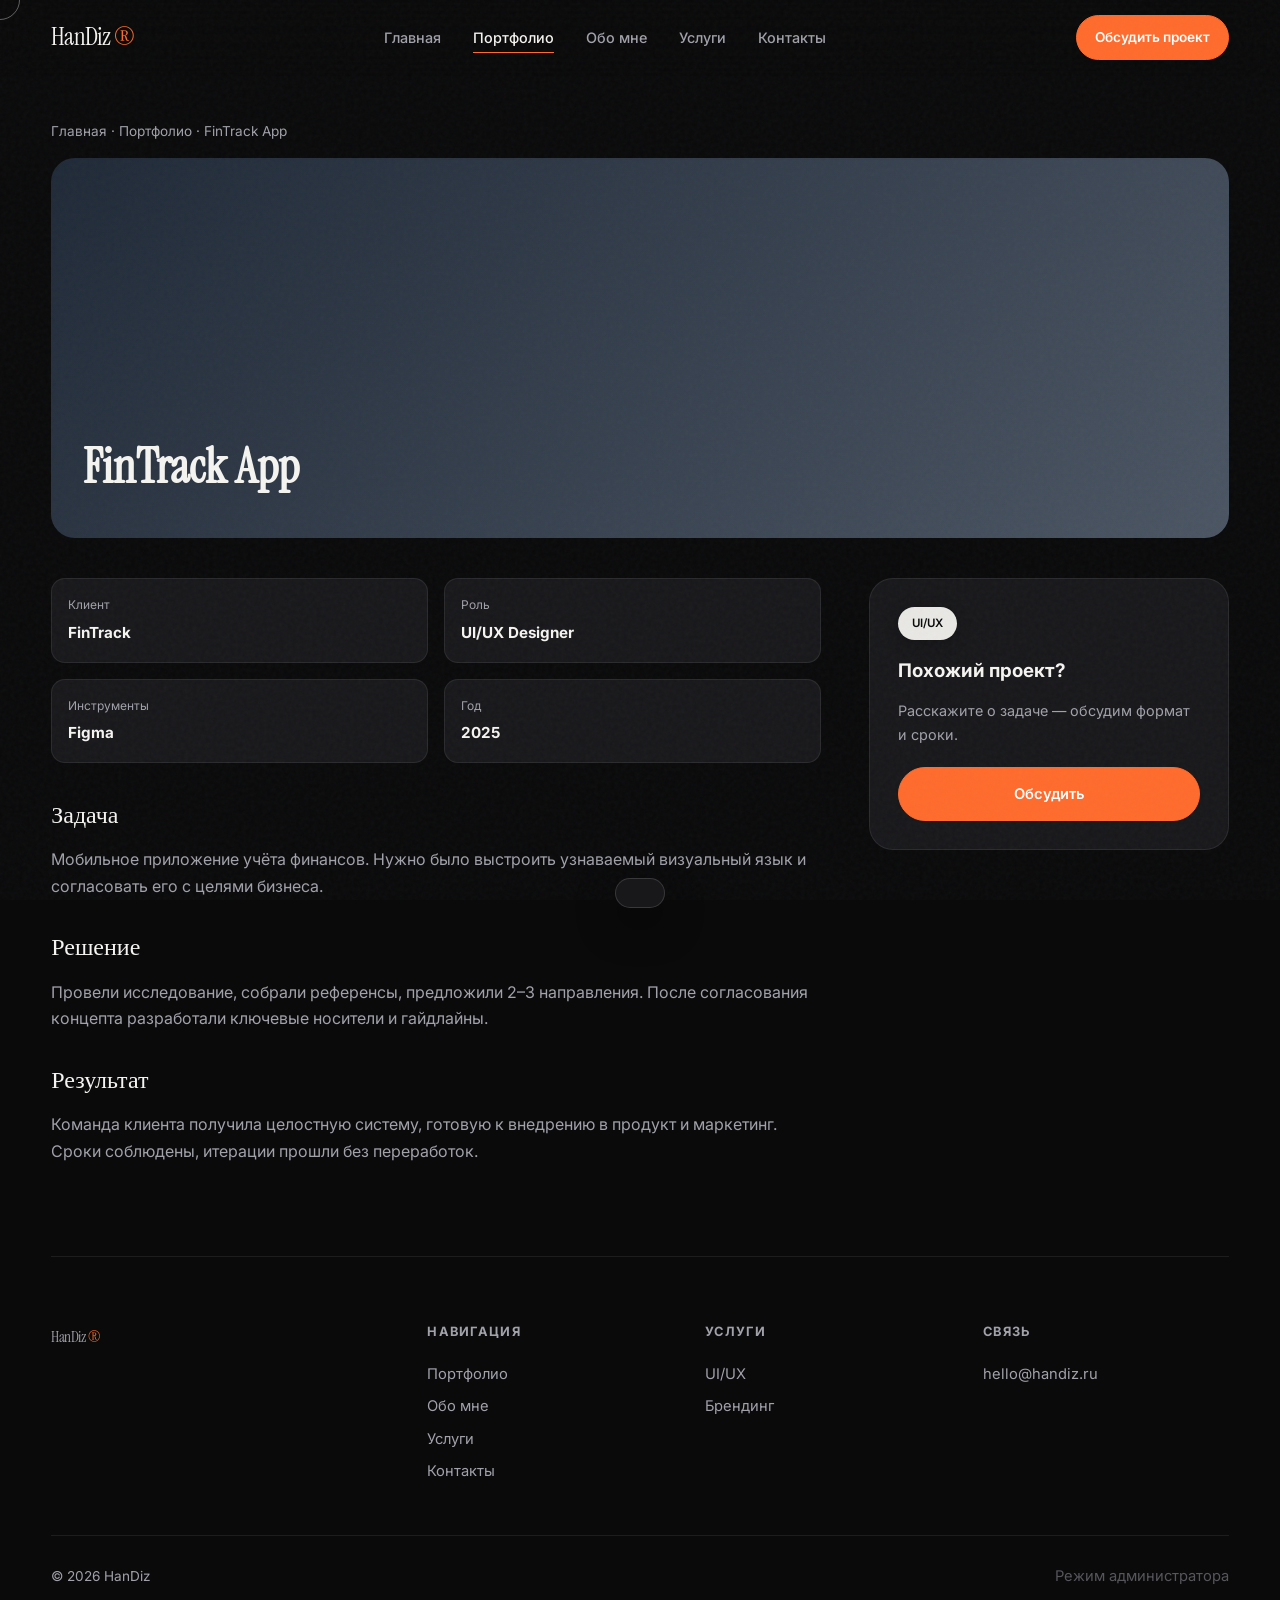
<file: fintrack.html>
<!DOCTYPE html>
<html lang="ru">
<head>
  <meta charset="UTF-8">
  <meta name="viewport" content="width=device-width, initial-scale=1.0">
  <title>FinTrack App — HanDiz</title>
  <link href="https://fonts.googleapis.com/css2?family=Instrument+Serif:ital@0;1&family=Inter:wght@400;500;600;700&display=swap" rel="stylesheet">
  <link rel="stylesheet" href="style.css">
</head>
<body>
  <header class="header">
    <a href="index.html" class="logo">HanDiz <span>®</span></a>
    <nav class="nav">
      <a href="index.html">Главная</a>
      <a href="portfolio.html" class="active">Портфолио</a>
      <a href="about.html">Обо мне</a>
      <a href="services.html">Услуги</a>
      <a href="contact.html">Контакты</a>
    </nav>
    <div class="header-actions">
      <a href="contact.html" class="btn btn-sm btn-accent">Обсудить проект</a>
      <button class="burger" id="burger" aria-label="Меню"><span></span><span></span><span></span></button>
    </div>
  </header>
  <nav class="mobile-nav" id="mobileNav">
    <a href="index.html">Главная</a>
    <a href="portfolio.html">Портфолио</a>
    <a href="about.html">Обо мне</a>
    <a href="services.html">Услуги</a>
    <a href="contact.html">Контакты</a>
  </nav>

  <div class="project-hero">
    <div class="breadcrumb" style="width:min(var(--max),92vw);margin:0 auto 16px"><a href="index.html">Главная</a> · <a href="portfolio.html">Портфолио</a> · FinTrack App</div>
    <div class="project-cover" style="background:linear-gradient(135deg, #1f2937, #4b5563)">
      <h1>FinTrack App</h1>
    </div>
  </div>
  <div class="project-body">
    <div class="project-content reveal">
      <div class="project-meta">
        <div><span>Клиент</span><b>FinTrack</b></div>
        <div><span>Роль</span><b>UI/UX Designer</b></div>
        <div><span>Инструменты</span><b>Figma</b></div>
        <div><span>Год</span><b>2025</b></div>
      </div>
      <h2>Задача</h2>
      <p>Мобильное приложение учёта финансов. Нужно было выстроить узнаваемый визуальный язык и согласовать его с целями бизнеса.</p>
      <h2>Решение</h2>
      <p>Провели исследование, собрали референсы, предложили 2–3 направления. После согласования концепта разработали ключевые носители и гайдлайны.</p>
      <h2>Результат</h2>
      <p>Команда клиента получила целостную систему, готовую к внедрению в продукт и маркетинг. Сроки соблюдены, итерации прошли без переработок.</p>
    </div>
    <div class="project-side reveal">
      <span class="work-cat" style="display:inline-block;margin-bottom:16px">UI/UX</span>
      <h3 style="margin-bottom:12px">Похожий проект?</h3>
      <p style="color:var(--ink-muted);font-size:0.9rem;margin-bottom:20px">Расскажите о задаче — обсудим формат и сроки.</p>
      <a href="contact.html" class="btn btn-accent btn-full">Обсудить</a>
    </div>
  </div>

  <footer class="footer">
    <div class="footer-grid">
      <div><a href="index.html" class="logo">HanDiz <span>®</span></a></div>
      <div><h4>Навигация</h4>
        <a href="portfolio.html">Портфолио</a>
        <a href="about.html">Обо мне</a>
        <a href="services.html">Услуги</a>
        <a href="contact.html">Контакты</a>
      </div>
      <div><h4>Услуги</h4>
        <a href="services.html">UI/UX</a>
        <a href="services.html">Брендинг</a>
      </div>
      <div><h4>Связь</h4>
        <a href="mailto:hello@handiz.ru">hello@handiz.ru</a>
      </div>
    </div>
    <div class="footer-bottom">
      <span>© 2026 HanDiz</span>
      <a href="admin.html" class="footer-admin">Режим администратора</a>
    </div>
  </footer>
  <div id="toast" class="toast"></div>
  <script src="main.js"></script>
  
</body>
</html>
</file>
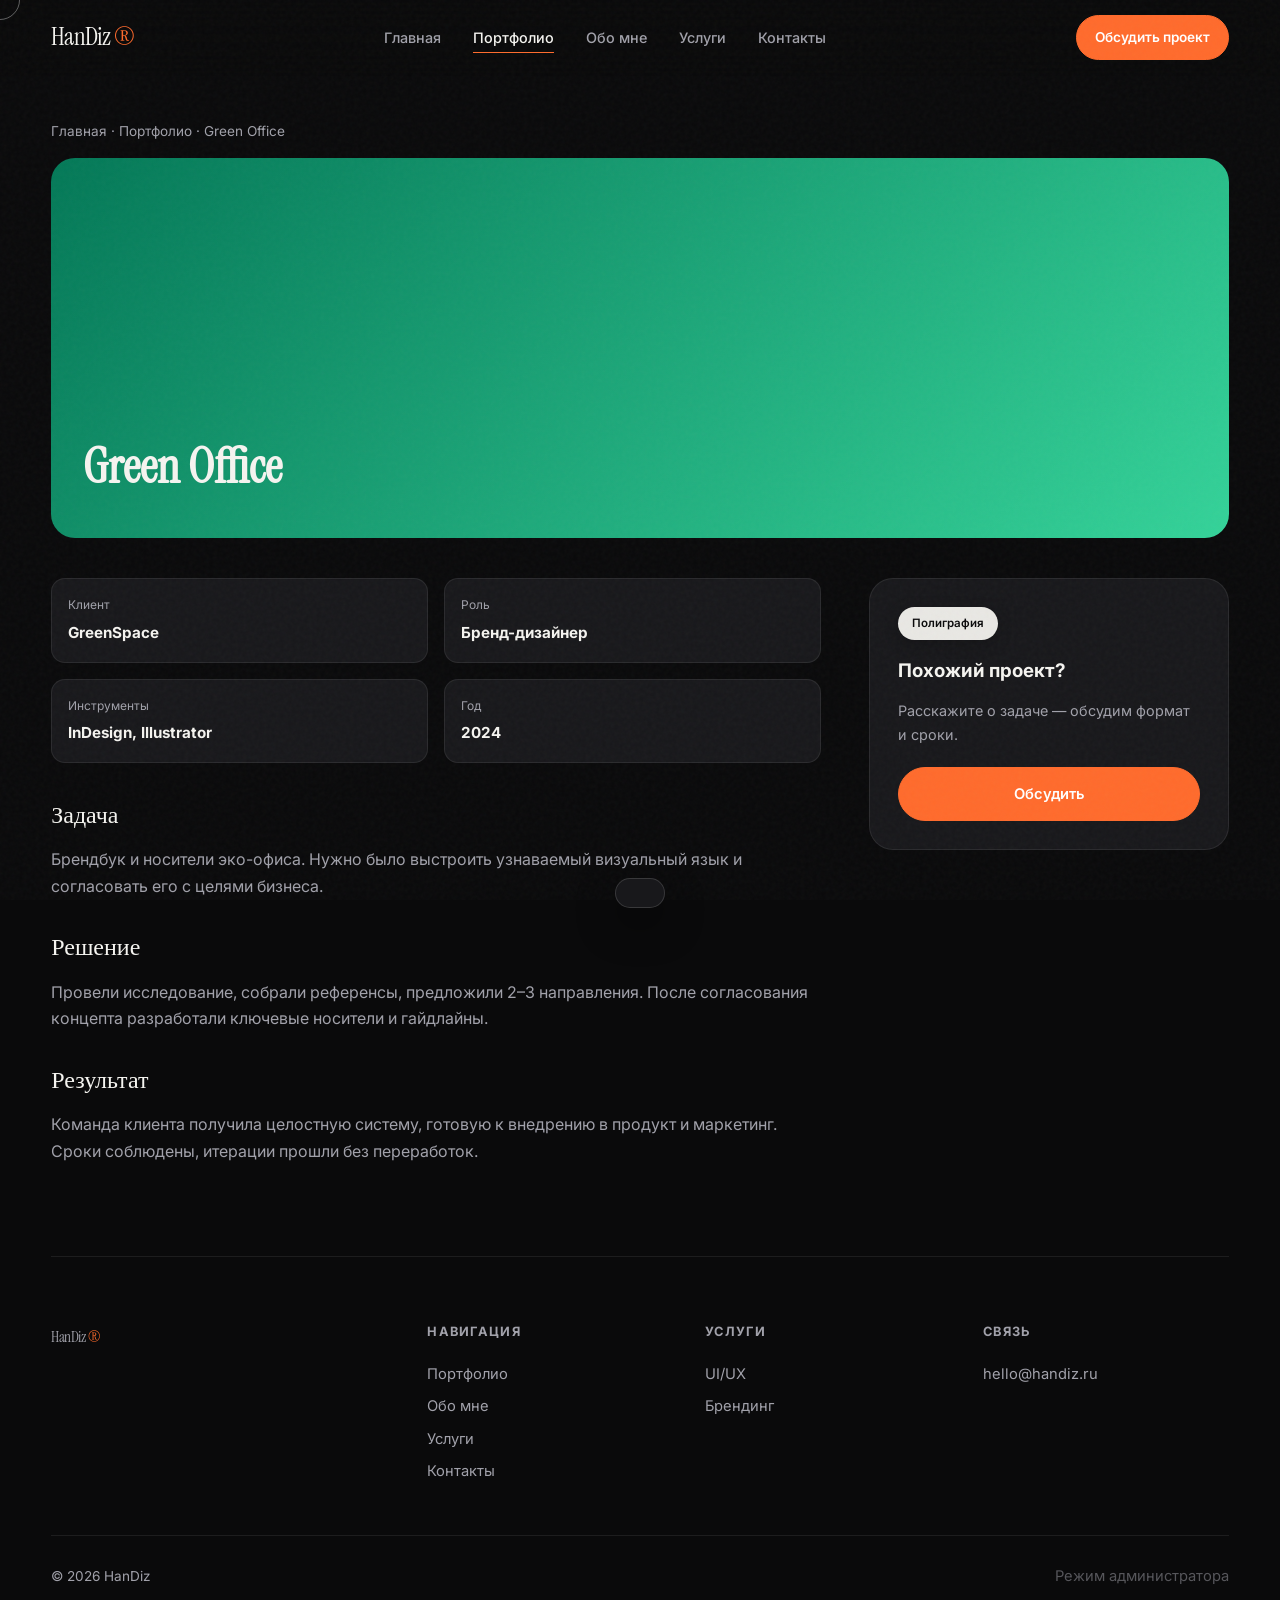
<file: green-office.html>
<!DOCTYPE html>
<html lang="ru">
<head>
  <meta charset="UTF-8">
  <meta name="viewport" content="width=device-width, initial-scale=1.0">
  <title>Green Office — HanDiz</title>
  <link href="https://fonts.googleapis.com/css2?family=Instrument+Serif:ital@0;1&family=Inter:wght@400;500;600;700&display=swap" rel="stylesheet">
  <link rel="stylesheet" href="style.css">
</head>
<body>
  <header class="header">
    <a href="index.html" class="logo">HanDiz <span>®</span></a>
    <nav class="nav">
      <a href="index.html">Главная</a>
      <a href="portfolio.html" class="active">Портфолио</a>
      <a href="about.html">Обо мне</a>
      <a href="services.html">Услуги</a>
      <a href="contact.html">Контакты</a>
    </nav>
    <div class="header-actions">
      <a href="contact.html" class="btn btn-sm btn-accent">Обсудить проект</a>
      <button class="burger" id="burger" aria-label="Меню"><span></span><span></span><span></span></button>
    </div>
  </header>
  <nav class="mobile-nav" id="mobileNav">
    <a href="index.html">Главная</a>
    <a href="portfolio.html">Портфолио</a>
    <a href="about.html">Обо мне</a>
    <a href="services.html">Услуги</a>
    <a href="contact.html">Контакты</a>
  </nav>

  <div class="project-hero">
    <div class="breadcrumb" style="width:min(var(--max),92vw);margin:0 auto 16px"><a href="index.html">Главная</a> · <a href="portfolio.html">Портфолио</a> · Green Office</div>
    <div class="project-cover" style="background:linear-gradient(135deg, #047857, #34d399)">
      <h1>Green Office</h1>
    </div>
  </div>
  <div class="project-body">
    <div class="project-content reveal">
      <div class="project-meta">
        <div><span>Клиент</span><b>GreenSpace</b></div>
        <div><span>Роль</span><b>Бренд-дизайнер</b></div>
        <div><span>Инструменты</span><b>InDesign, Illustrator</b></div>
        <div><span>Год</span><b>2024</b></div>
      </div>
      <h2>Задача</h2>
      <p>Брендбук и носители эко-офиса. Нужно было выстроить узнаваемый визуальный язык и согласовать его с целями бизнеса.</p>
      <h2>Решение</h2>
      <p>Провели исследование, собрали референсы, предложили 2–3 направления. После согласования концепта разработали ключевые носители и гайдлайны.</p>
      <h2>Результат</h2>
      <p>Команда клиента получила целостную систему, готовую к внедрению в продукт и маркетинг. Сроки соблюдены, итерации прошли без переработок.</p>
    </div>
    <div class="project-side reveal">
      <span class="work-cat" style="display:inline-block;margin-bottom:16px">Полиграфия</span>
      <h3 style="margin-bottom:12px">Похожий проект?</h3>
      <p style="color:var(--ink-muted);font-size:0.9rem;margin-bottom:20px">Расскажите о задаче — обсудим формат и сроки.</p>
      <a href="contact.html" class="btn btn-accent btn-full">Обсудить</a>
    </div>
  </div>

  <footer class="footer">
    <div class="footer-grid">
      <div><a href="index.html" class="logo">HanDiz <span>®</span></a></div>
      <div><h4>Навигация</h4>
        <a href="portfolio.html">Портфолио</a>
        <a href="about.html">Обо мне</a>
        <a href="services.html">Услуги</a>
        <a href="contact.html">Контакты</a>
      </div>
      <div><h4>Услуги</h4>
        <a href="services.html">UI/UX</a>
        <a href="services.html">Брендинг</a>
      </div>
      <div><h4>Связь</h4>
        <a href="mailto:hello@handiz.ru">hello@handiz.ru</a>
      </div>
    </div>
    <div class="footer-bottom">
      <span>© 2026 HanDiz</span>
      <a href="admin.html" class="footer-admin">Режим администратора</a>
    </div>
  </footer>
  <div id="toast" class="toast"></div>
  <script src="main.js"></script>
  
</body>
</html>
</file>
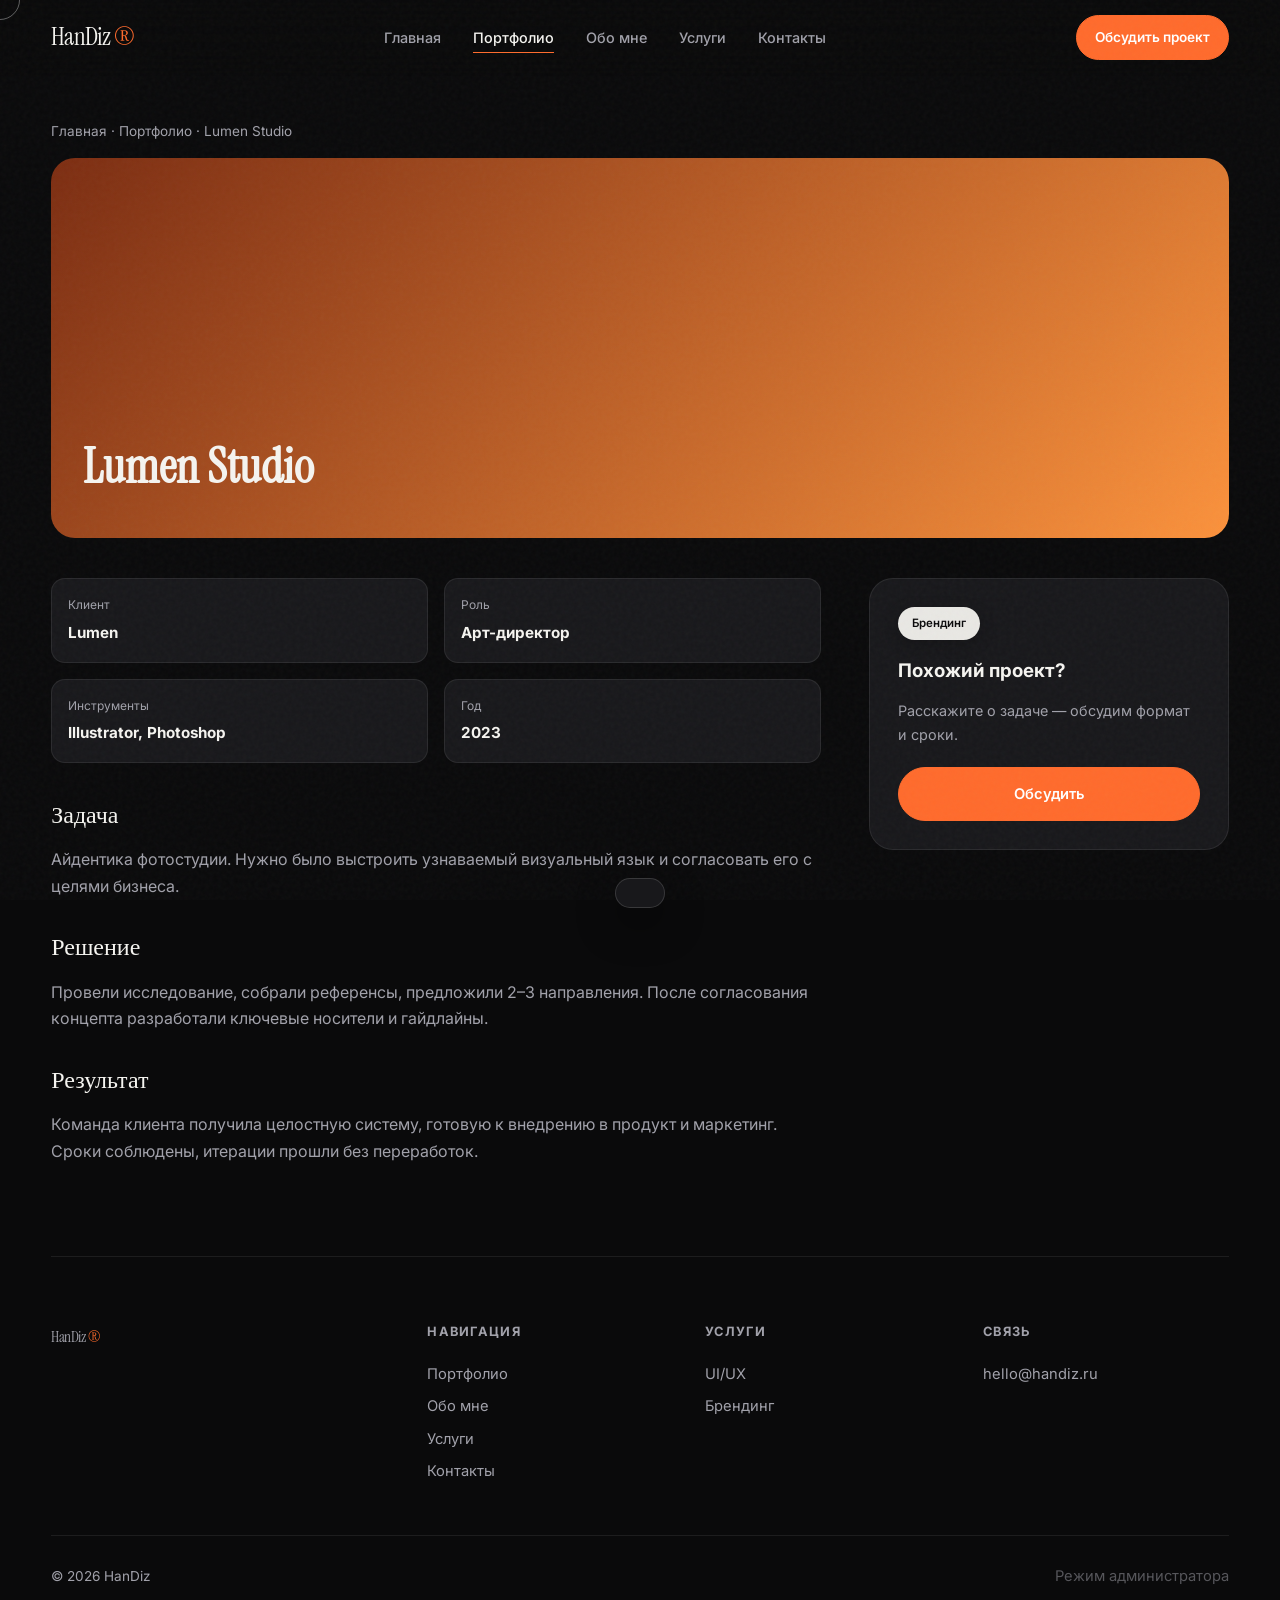
<file: lumen-studio.html>
<!DOCTYPE html>
<html lang="ru">
<head>
  <meta charset="UTF-8">
  <meta name="viewport" content="width=device-width, initial-scale=1.0">
  <title>Lumen Studio — HanDiz</title>
  <link href="https://fonts.googleapis.com/css2?family=Instrument+Serif:ital@0;1&family=Inter:wght@400;500;600;700&display=swap" rel="stylesheet">
  <link rel="stylesheet" href="style.css">
</head>
<body>
  <header class="header">
    <a href="index.html" class="logo">HanDiz <span>®</span></a>
    <nav class="nav">
      <a href="index.html">Главная</a>
      <a href="portfolio.html" class="active">Портфолио</a>
      <a href="about.html">Обо мне</a>
      <a href="services.html">Услуги</a>
      <a href="contact.html">Контакты</a>
    </nav>
    <div class="header-actions">
      <a href="contact.html" class="btn btn-sm btn-accent">Обсудить проект</a>
      <button class="burger" id="burger" aria-label="Меню"><span></span><span></span><span></span></button>
    </div>
  </header>
  <nav class="mobile-nav" id="mobileNav">
    <a href="index.html">Главная</a>
    <a href="portfolio.html">Портфолио</a>
    <a href="about.html">Обо мне</a>
    <a href="services.html">Услуги</a>
    <a href="contact.html">Контакты</a>
  </nav>

  <div class="project-hero">
    <div class="breadcrumb" style="width:min(var(--max),92vw);margin:0 auto 16px"><a href="index.html">Главная</a> · <a href="portfolio.html">Портфолио</a> · Lumen Studio</div>
    <div class="project-cover" style="background:linear-gradient(135deg, #7c2d12, #fb923c)">
      <h1>Lumen Studio</h1>
    </div>
  </div>
  <div class="project-body">
    <div class="project-content reveal">
      <div class="project-meta">
        <div><span>Клиент</span><b>Lumen</b></div>
        <div><span>Роль</span><b>Арт-директор</b></div>
        <div><span>Инструменты</span><b>Illustrator, Photoshop</b></div>
        <div><span>Год</span><b>2023</b></div>
      </div>
      <h2>Задача</h2>
      <p>Айдентика фотостудии. Нужно было выстроить узнаваемый визуальный язык и согласовать его с целями бизнеса.</p>
      <h2>Решение</h2>
      <p>Провели исследование, собрали референсы, предложили 2–3 направления. После согласования концепта разработали ключевые носители и гайдлайны.</p>
      <h2>Результат</h2>
      <p>Команда клиента получила целостную систему, готовую к внедрению в продукт и маркетинг. Сроки соблюдены, итерации прошли без переработок.</p>
    </div>
    <div class="project-side reveal">
      <span class="work-cat" style="display:inline-block;margin-bottom:16px">Брендинг</span>
      <h3 style="margin-bottom:12px">Похожий проект?</h3>
      <p style="color:var(--ink-muted);font-size:0.9rem;margin-bottom:20px">Расскажите о задаче — обсудим формат и сроки.</p>
      <a href="contact.html" class="btn btn-accent btn-full">Обсудить</a>
    </div>
  </div>

  <footer class="footer">
    <div class="footer-grid">
      <div><a href="index.html" class="logo">HanDiz <span>®</span></a></div>
      <div><h4>Навигация</h4>
        <a href="portfolio.html">Портфолио</a>
        <a href="about.html">Обо мне</a>
        <a href="services.html">Услуги</a>
        <a href="contact.html">Контакты</a>
      </div>
      <div><h4>Услуги</h4>
        <a href="services.html">UI/UX</a>
        <a href="services.html">Брендинг</a>
      </div>
      <div><h4>Связь</h4>
        <a href="mailto:hello@handiz.ru">hello@handiz.ru</a>
      </div>
    </div>
    <div class="footer-bottom">
      <span>© 2026 HanDiz</span>
      <a href="admin.html" class="footer-admin">Режим администратора</a>
    </div>
  </footer>
  <div id="toast" class="toast"></div>
  <script src="main.js"></script>
  
</body>
</html>
</file>
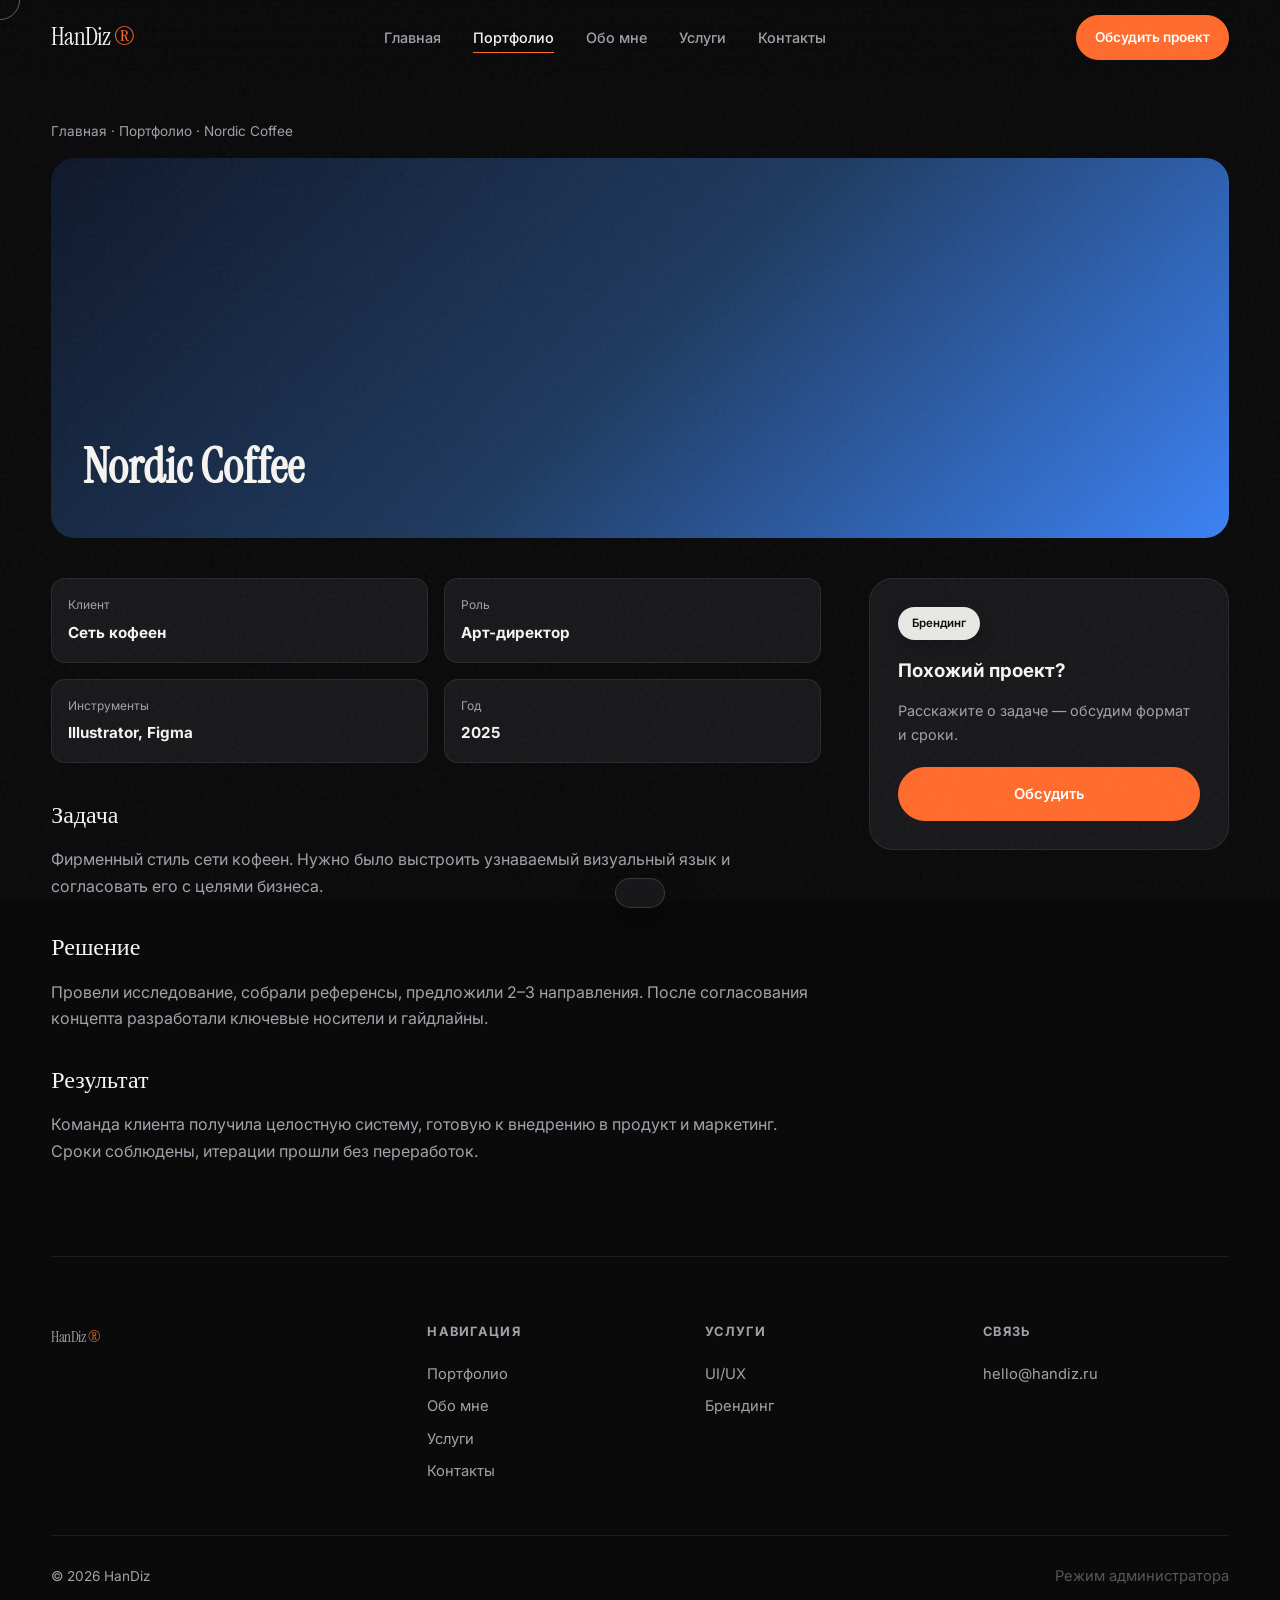
<file: nordic-coffee.html>
<!DOCTYPE html>
<html lang="ru">
<head>
  <meta charset="UTF-8">
  <meta name="viewport" content="width=device-width, initial-scale=1.0">
  <title>Nordic Coffee — HanDiz</title>
  <link href="https://fonts.googleapis.com/css2?family=Instrument+Serif:ital@0;1&family=Inter:wght@400;500;600;700&display=swap" rel="stylesheet">
  <link rel="stylesheet" href="style.css">
</head>
<body>
  <header class="header">
    <a href="index.html" class="logo">HanDiz <span>®</span></a>
    <nav class="nav">
      <a href="index.html">Главная</a>
      <a href="portfolio.html" class="active">Портфолио</a>
      <a href="about.html">Обо мне</a>
      <a href="services.html">Услуги</a>
      <a href="contact.html">Контакты</a>
    </nav>
    <div class="header-actions">
      <a href="contact.html" class="btn btn-sm btn-accent">Обсудить проект</a>
      <button class="burger" id="burger" aria-label="Меню"><span></span><span></span><span></span></button>
    </div>
  </header>
  <nav class="mobile-nav" id="mobileNav">
    <a href="index.html">Главная</a>
    <a href="portfolio.html">Портфолио</a>
    <a href="about.html">Обо мне</a>
    <a href="services.html">Услуги</a>
    <a href="contact.html">Контакты</a>
  </nav>

  <div class="project-hero">
    <div class="breadcrumb" style="width:min(var(--max),92vw);margin:0 auto 16px"><a href="index.html">Главная</a> · <a href="portfolio.html">Портфолио</a> · Nordic Coffee</div>
    <div class="project-cover" style="background:linear-gradient(135deg, #0f172a, #1e3a5f 50%, #3b82f6)">
      <h1>Nordic Coffee</h1>
    </div>
  </div>
  <div class="project-body">
    <div class="project-content reveal">
      <div class="project-meta">
        <div><span>Клиент</span><b>Сеть кофеен</b></div>
        <div><span>Роль</span><b>Арт-директор</b></div>
        <div><span>Инструменты</span><b>Illustrator, Figma</b></div>
        <div><span>Год</span><b>2025</b></div>
      </div>
      <h2>Задача</h2>
      <p>Фирменный стиль сети кофеен. Нужно было выстроить узнаваемый визуальный язык и согласовать его с целями бизнеса.</p>
      <h2>Решение</h2>
      <p>Провели исследование, собрали референсы, предложили 2–3 направления. После согласования концепта разработали ключевые носители и гайдлайны.</p>
      <h2>Результат</h2>
      <p>Команда клиента получила целостную систему, готовую к внедрению в продукт и маркетинг. Сроки соблюдены, итерации прошли без переработок.</p>
    </div>
    <div class="project-side reveal">
      <span class="work-cat" style="display:inline-block;margin-bottom:16px">Брендинг</span>
      <h3 style="margin-bottom:12px">Похожий проект?</h3>
      <p style="color:var(--ink-muted);font-size:0.9rem;margin-bottom:20px">Расскажите о задаче — обсудим формат и сроки.</p>
      <a href="contact.html" class="btn btn-accent btn-full">Обсудить</a>
    </div>
  </div>

  <footer class="footer">
    <div class="footer-grid">
      <div><a href="index.html" class="logo">HanDiz <span>®</span></a></div>
      <div><h4>Навигация</h4>
        <a href="portfolio.html">Портфолио</a>
        <a href="about.html">Обо мне</a>
        <a href="services.html">Услуги</a>
        <a href="contact.html">Контакты</a>
      </div>
      <div><h4>Услуги</h4>
        <a href="services.html">UI/UX</a>
        <a href="services.html">Брендинг</a>
      </div>
      <div><h4>Связь</h4>
        <a href="mailto:hello@handiz.ru">hello@handiz.ru</a>
      </div>
    </div>
    <div class="footer-bottom">
      <span>© 2026 HanDiz</span>
      <a href="admin.html" class="footer-admin">Режим администратора</a>
    </div>
  </footer>
  <div id="toast" class="toast"></div>
  <script src="main.js"></script>
  
</body>
</html>
</file>
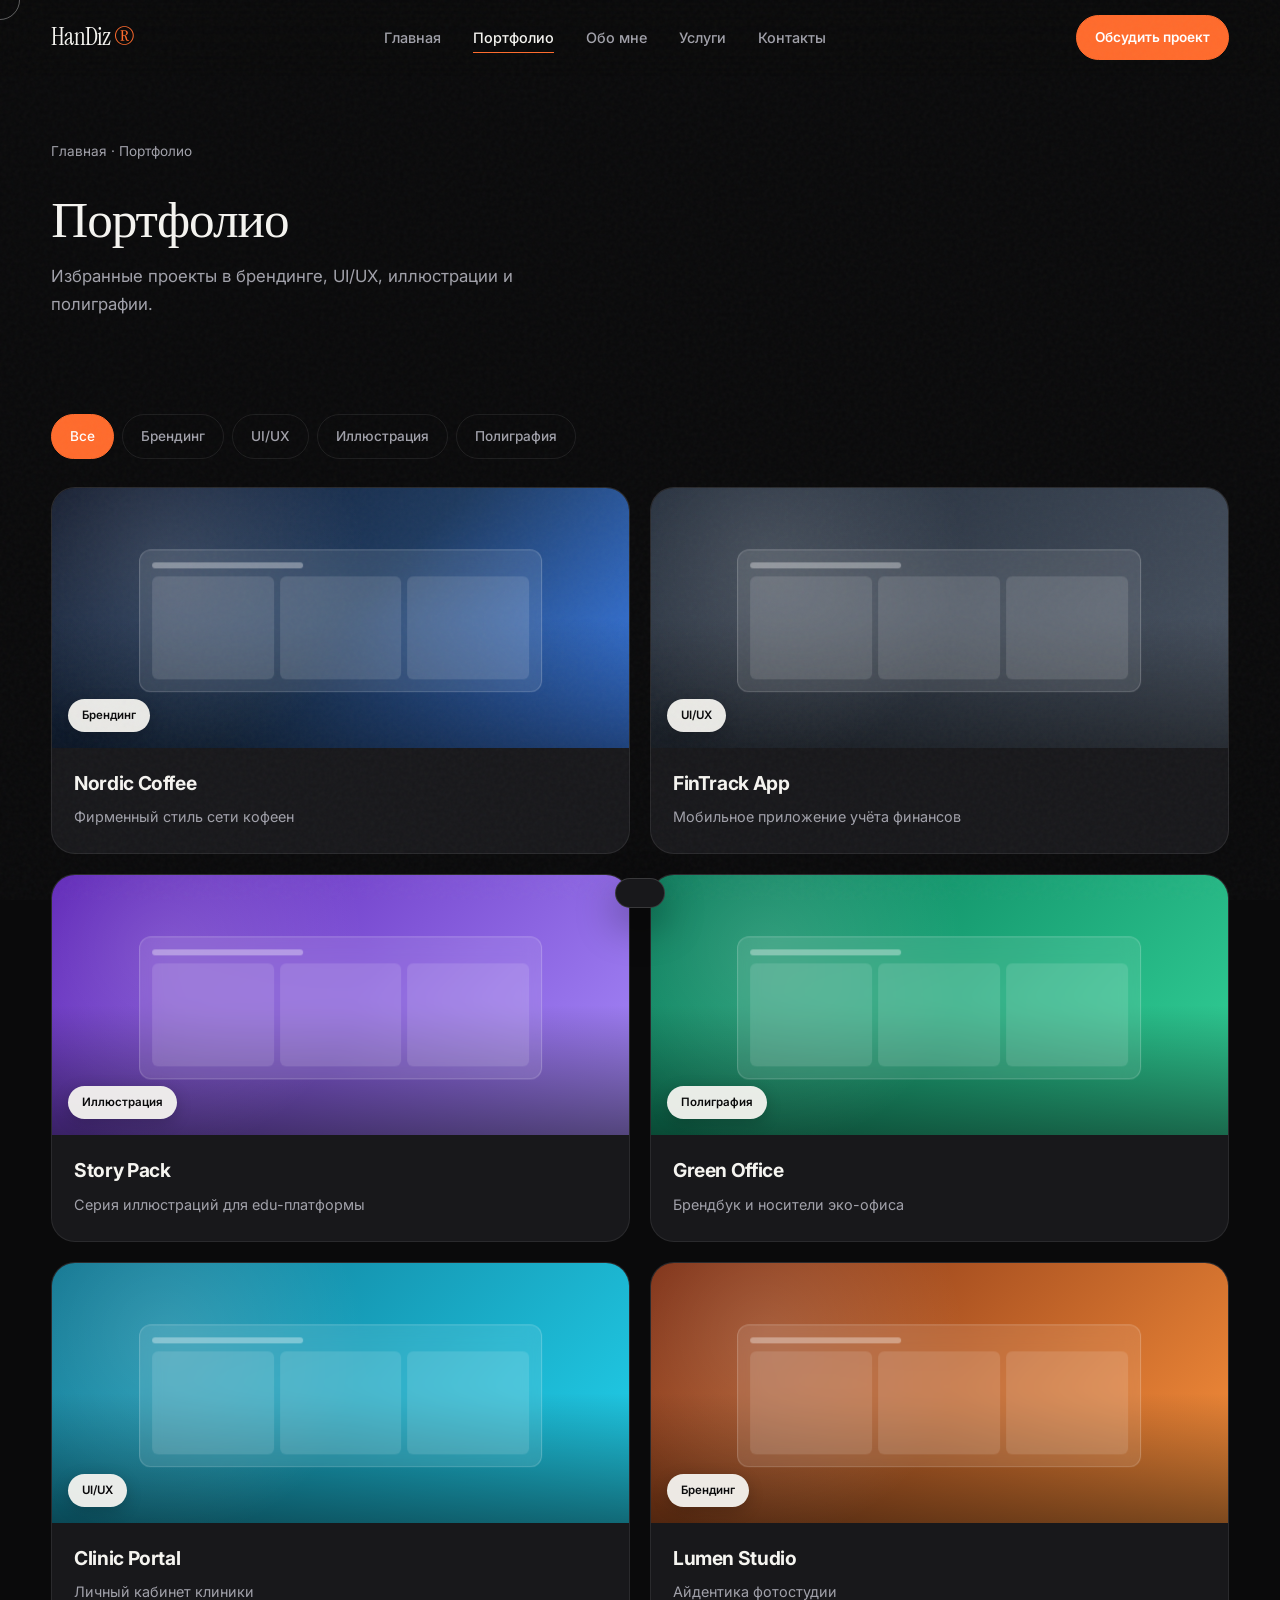
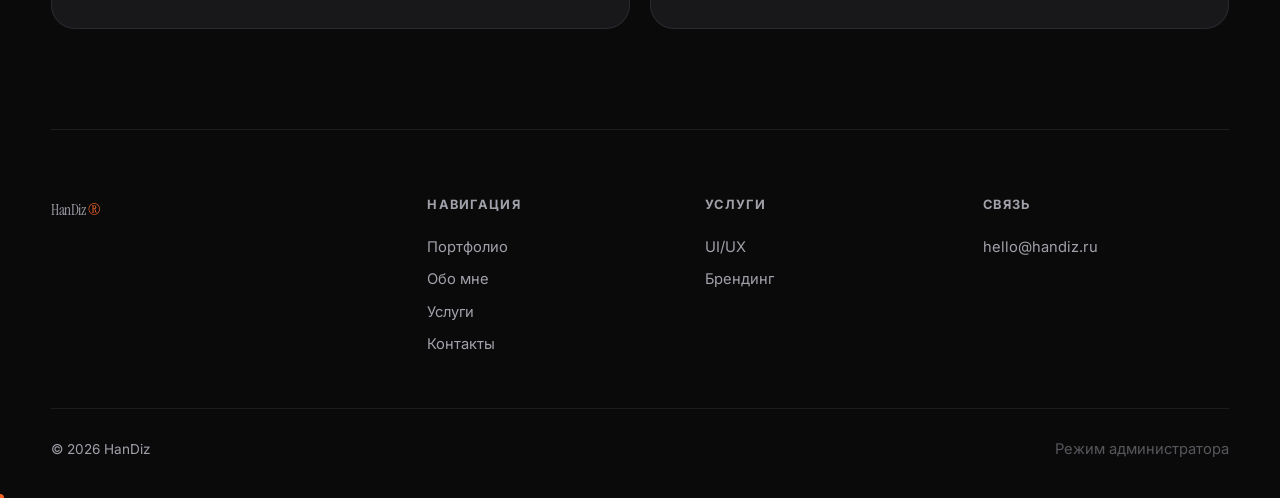
<file: portfolio.html>
<!DOCTYPE html>
<html lang="ru">
<head>
  <meta charset="UTF-8">
  <meta name="viewport" content="width=device-width, initial-scale=1.0">
  <title>Портфолио — HanDiz</title>
  <link href="https://fonts.googleapis.com/css2?family=Instrument+Serif:ital@0;1&family=Inter:wght@400;500;600;700&display=swap" rel="stylesheet">
  <link rel="stylesheet" href="style.css">
</head>
<body>
  <header class="header">
    <a href="index.html" class="logo">HanDiz <span>®</span></a>
    <nav class="nav">
      <a href="index.html">Главная</a>
      <a href="portfolio.html" class="active">Портфолио</a>
      <a href="about.html">Обо мне</a>
      <a href="services.html">Услуги</a>
      <a href="contact.html">Контакты</a>
    </nav>
    <div class="header-actions">
      <a href="contact.html" class="btn btn-sm btn-accent">Обсудить проект</a>
      <button class="burger" id="burger" aria-label="Меню"><span></span><span></span><span></span></button>
    </div>
  </header>
  <nav class="mobile-nav" id="mobileNav">
    <a href="index.html">Главная</a>
    <a href="portfolio.html">Портфолио</a>
    <a href="about.html">Обо мне</a>
    <a href="services.html">Услуги</a>
    <a href="contact.html">Контакты</a>
  </nav>

  <div class="page-hero reveal">
    <div class="breadcrumb"><a href="index.html">Главная</a> · Портфолио</div>
    <h1>Портфолио</h1>
    <p class="section-lead">Избранные проекты в брендинге, UI/UX, иллюстрации и полиграфии.</p>
  </div>
  <section class="section" style="padding-top:0">
    <div class="filters" id="filters">
      <button class="filter-btn active" data-category="all">Все</button>
      <button class="filter-btn" data-category="branding">Брендинг</button>
      <button class="filter-btn" data-category="uiux">UI/UX</button>
      <button class="filter-btn" data-category="illustration">Иллюстрация</button>
      <button class="filter-btn" data-category="print">Полиграфия</button>
    </div>
    <div class="works-grid" id="portfolioGrid">
      <a href="nordic-coffee.html" class="work-card project-card reveal" data-category="branding">
        <div class="work-img" style="background: linear-gradient(135deg, #0f172a, #1e3a5f 50%, #3b82f6);">
          <div class="work-mock"><div class="mock-bar"></div><div class="mock-row"><div class="mock-col"></div><div class="mock-col"></div><div class="mock-col"></div></div></div>
          <span class="work-cat">Брендинг</span>
        </div>
        <div class="work-info"><h3>Nordic Coffee</h3><p>Фирменный стиль сети кофеен</p></div>
      </a>
      <a href="fintrack.html" class="work-card project-card reveal" data-category="uiux">
        <div class="work-img" style="background: linear-gradient(135deg, #1f2937, #4b5563);">
          <div class="work-mock"><div class="mock-bar"></div><div class="mock-row"><div class="mock-col"></div><div class="mock-col"></div><div class="mock-col"></div></div></div>
          <span class="work-cat">UI/UX</span>
        </div>
        <div class="work-info"><h3>FinTrack App</h3><p>Мобильное приложение учёта финансов</p></div>
      </a>
      <a href="story-pack.html" class="work-card project-card reveal" data-category="illustration">
        <div class="work-img" style="background: linear-gradient(135deg, #5b21b6, #a78bfa);">
          <div class="work-mock"><div class="mock-bar"></div><div class="mock-row"><div class="mock-col"></div><div class="mock-col"></div><div class="mock-col"></div></div></div>
          <span class="work-cat">Иллюстрация</span>
        </div>
        <div class="work-info"><h3>Story Pack</h3><p>Серия иллюстраций для edu-платформы</p></div>
      </a>
      <a href="green-office.html" class="work-card project-card reveal" data-category="print">
        <div class="work-img" style="background: linear-gradient(135deg, #047857, #34d399);">
          <div class="work-mock"><div class="mock-bar"></div><div class="mock-row"><div class="mock-col"></div><div class="mock-col"></div><div class="mock-col"></div></div></div>
          <span class="work-cat">Полиграфия</span>
        </div>
        <div class="work-info"><h3>Green Office</h3><p>Брендбук и носители эко-офиса</p></div>
      </a>
      <a href="clinic-portal.html" class="work-card project-card reveal" data-category="uiux">
        <div class="work-img" style="background: linear-gradient(135deg, #0e7490, #22d3ee);">
          <div class="work-mock"><div class="mock-bar"></div><div class="mock-row"><div class="mock-col"></div><div class="mock-col"></div><div class="mock-col"></div></div></div>
          <span class="work-cat">UI/UX</span>
        </div>
        <div class="work-info"><h3>Clinic Portal</h3><p>Личный кабинет клиники</p></div>
      </a>
      <a href="lumen-studio.html" class="work-card project-card reveal" data-category="branding">
        <div class="work-img" style="background: linear-gradient(135deg, #7c2d12, #fb923c);">
          <div class="work-mock"><div class="mock-bar"></div><div class="mock-row"><div class="mock-col"></div><div class="mock-col"></div><div class="mock-col"></div></div></div>
          <span class="work-cat">Брендинг</span>
        </div>
        <div class="work-info"><h3>Lumen Studio</h3><p>Айдентика фотостудии</p></div>
      </a>
    </div>
  </section>

  <footer class="footer">
    <div class="footer-grid">
      <div><a href="index.html" class="logo">HanDiz <span>®</span></a></div>
      <div><h4>Навигация</h4>
        <a href="portfolio.html">Портфолио</a>
        <a href="about.html">Обо мне</a>
        <a href="services.html">Услуги</a>
        <a href="contact.html">Контакты</a>
      </div>
      <div><h4>Услуги</h4>
        <a href="services.html">UI/UX</a>
        <a href="services.html">Брендинг</a>
      </div>
      <div><h4>Связь</h4>
        <a href="mailto:hello@handiz.ru">hello@handiz.ru</a>
      </div>
    </div>
    <div class="footer-bottom">
      <span>© 2026 HanDiz</span>
      <a href="admin.html" class="footer-admin">Режим администратора</a>
    </div>
  </footer>
  <div id="toast" class="toast"></div>
  <script src="main.js"></script>
  <script src="portfolio.js"></script>
</body>
</html>
</file>
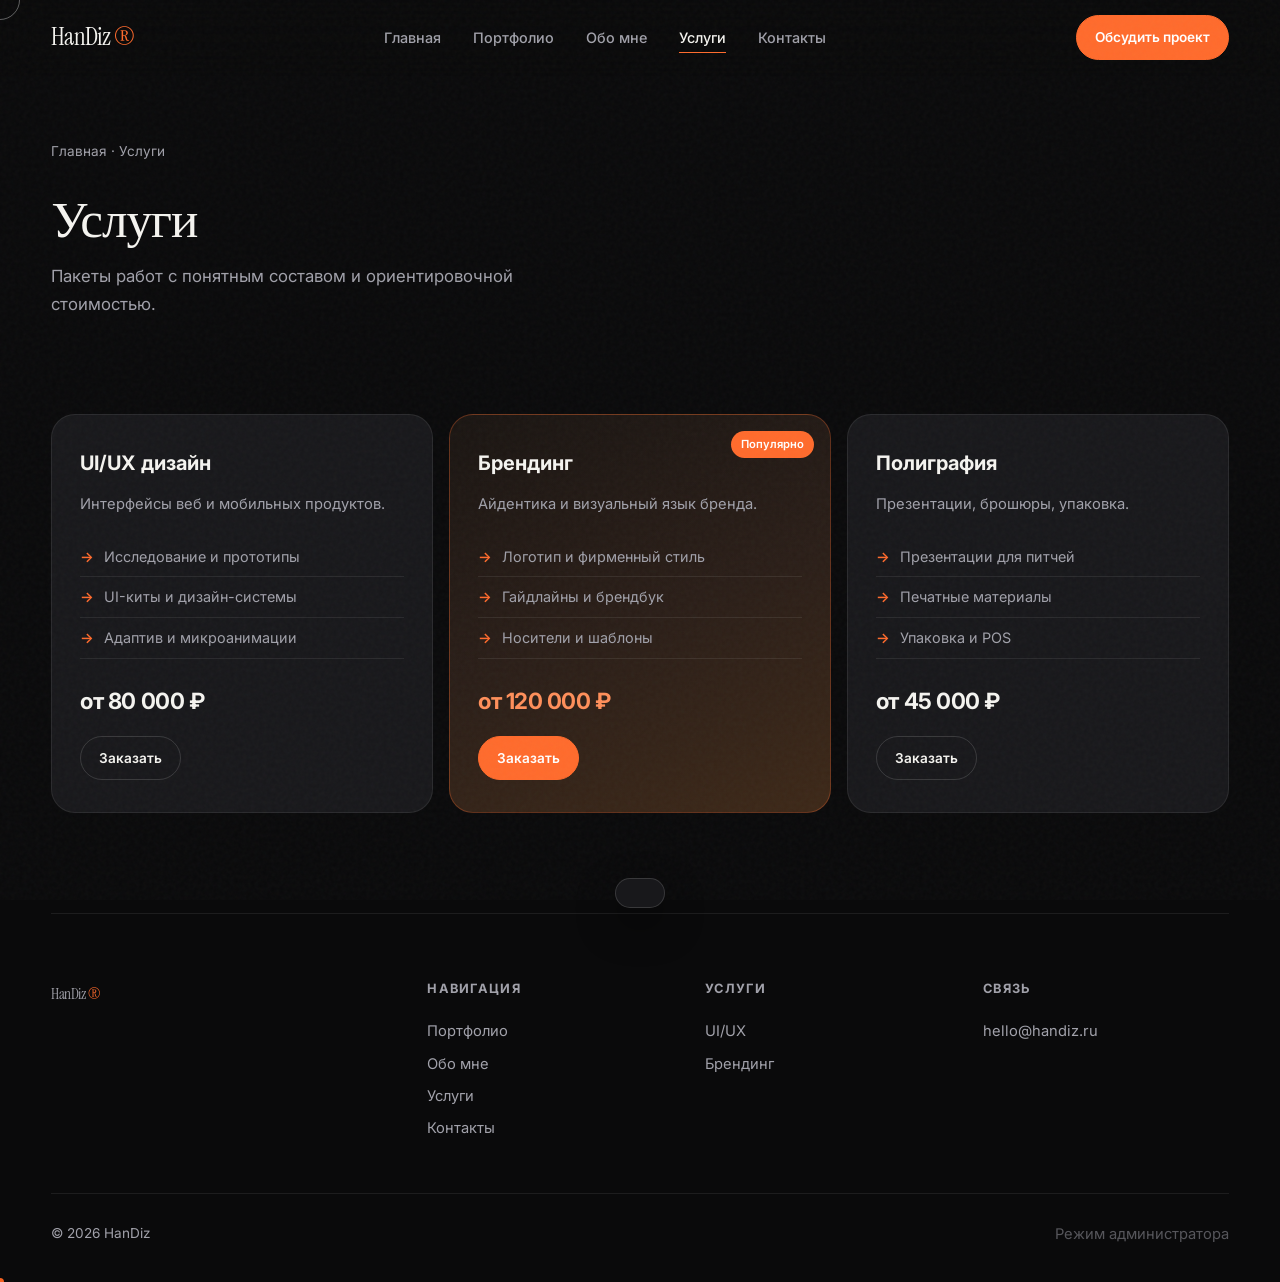
<file: services.html>
<!DOCTYPE html>
<html lang="ru">
<head>
  <meta charset="UTF-8">
  <meta name="viewport" content="width=device-width, initial-scale=1.0">
  <title>Услуги — HanDiz</title>
  <link href="https://fonts.googleapis.com/css2?family=Instrument+Serif:ital@0;1&family=Inter:wght@400;500;600;700&display=swap" rel="stylesheet">
  <link rel="stylesheet" href="style.css">
</head>
<body>
  <header class="header">
    <a href="index.html" class="logo">HanDiz <span>®</span></a>
    <nav class="nav">
      <a href="index.html">Главная</a>
      <a href="portfolio.html">Портфолио</a>
      <a href="about.html">Обо мне</a>
      <a href="services.html" class="active">Услуги</a>
      <a href="contact.html">Контакты</a>
    </nav>
    <div class="header-actions">
      <a href="contact.html" class="btn btn-sm btn-accent">Обсудить проект</a>
      <button class="burger" id="burger" aria-label="Меню"><span></span><span></span><span></span></button>
    </div>
  </header>
  <nav class="mobile-nav" id="mobileNav">
    <a href="index.html">Главная</a>
    <a href="portfolio.html">Портфолио</a>
    <a href="about.html">Обо мне</a>
    <a href="services.html">Услуги</a>
    <a href="contact.html">Контакты</a>
  </nav>

  <div class="page-hero reveal">
    <div class="breadcrumb"><a href="index.html">Главная</a> · Услуги</div>
    <h1>Услуги</h1>
    <p class="section-lead">Пакеты работ с понятным составом и ориентировочной стоимостью.</p>
  </div>
  <section class="section" style="padding-top:0">
    <div class="services-grid">
      <div class="service-card reveal">
        <h3>UI/UX дизайн</h3>
        <p>Интерфейсы веб и мобильных продуктов.</p>
        <ul class="service-list">
          <li>Исследование и прототипы</li>
          <li>UI-киты и дизайн-системы</li>
          <li>Адаптив и микроанимации</li>
        </ul>
        <div class="service-price">от 80 000 ₽</div>
        <a href="contact.html" class="btn btn-outline btn-sm">Заказать</a>
      </div>
      <div class="service-card featured reveal reveal-delay-1">
        <h3>Брендинг</h3>
        <p>Айдентика и визуальный язык бренда.</p>
        <ul class="service-list">
          <li>Логотип и фирменный стиль</li>
          <li>Гайдлайны и брендбук</li>
          <li>Носители и шаблоны</li>
        </ul>
        <div class="service-price">от 120 000 ₽</div>
        <a href="contact.html" class="btn btn-accent btn-sm">Заказать</a>
      </div>
      <div class="service-card reveal reveal-delay-2">
        <h3>Полиграфия</h3>
        <p>Презентации, брошюры, упаковка.</p>
        <ul class="service-list">
          <li>Презентации для питчей</li>
          <li>Печатные материалы</li>
          <li>Упаковка и POS</li>
        </ul>
        <div class="service-price">от 45 000 ₽</div>
        <a href="contact.html" class="btn btn-outline btn-sm">Заказать</a>
      </div>
    </div>
  </section>

  <footer class="footer">
    <div class="footer-grid">
      <div><a href="index.html" class="logo">HanDiz <span>®</span></a></div>
      <div><h4>Навигация</h4>
        <a href="portfolio.html">Портфолио</a>
        <a href="about.html">Обо мне</a>
        <a href="services.html">Услуги</a>
        <a href="contact.html">Контакты</a>
      </div>
      <div><h4>Услуги</h4>
        <a href="services.html">UI/UX</a>
        <a href="services.html">Брендинг</a>
      </div>
      <div><h4>Связь</h4>
        <a href="mailto:hello@handiz.ru">hello@handiz.ru</a>
      </div>
    </div>
    <div class="footer-bottom">
      <span>© 2026 HanDiz</span>
      <a href="admin.html" class="footer-admin">Режим администратора</a>
    </div>
  </footer>
  <div id="toast" class="toast"></div>
  <script src="main.js"></script>
  
</body>
</html>
</file>
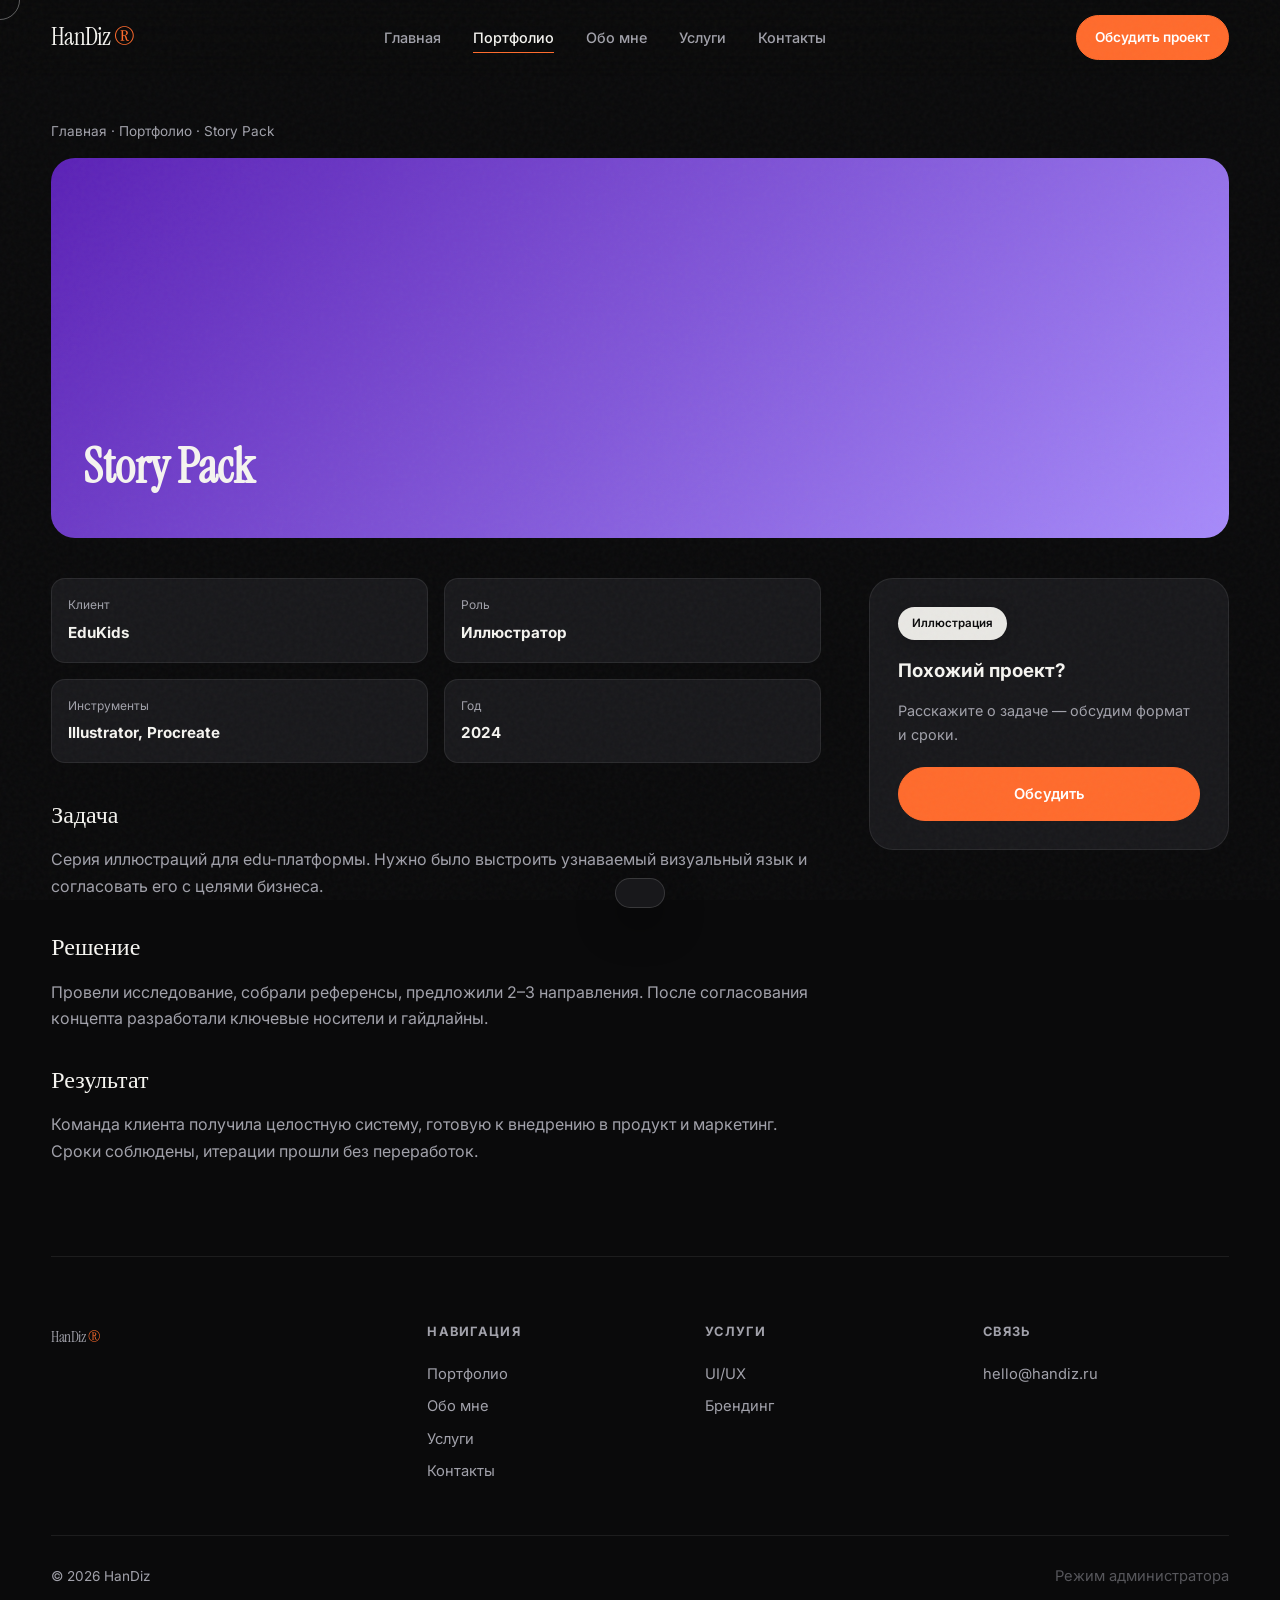
<file: story-pack.html>
<!DOCTYPE html>
<html lang="ru">
<head>
  <meta charset="UTF-8">
  <meta name="viewport" content="width=device-width, initial-scale=1.0">
  <title>Story Pack — HanDiz</title>
  <link href="https://fonts.googleapis.com/css2?family=Instrument+Serif:ital@0;1&family=Inter:wght@400;500;600;700&display=swap" rel="stylesheet">
  <link rel="stylesheet" href="style.css">
</head>
<body>
  <header class="header">
    <a href="index.html" class="logo">HanDiz <span>®</span></a>
    <nav class="nav">
      <a href="index.html">Главная</a>
      <a href="portfolio.html" class="active">Портфолио</a>
      <a href="about.html">Обо мне</a>
      <a href="services.html">Услуги</a>
      <a href="contact.html">Контакты</a>
    </nav>
    <div class="header-actions">
      <a href="contact.html" class="btn btn-sm btn-accent">Обсудить проект</a>
      <button class="burger" id="burger" aria-label="Меню"><span></span><span></span><span></span></button>
    </div>
  </header>
  <nav class="mobile-nav" id="mobileNav">
    <a href="index.html">Главная</a>
    <a href="portfolio.html">Портфолио</a>
    <a href="about.html">Обо мне</a>
    <a href="services.html">Услуги</a>
    <a href="contact.html">Контакты</a>
  </nav>

  <div class="project-hero">
    <div class="breadcrumb" style="width:min(var(--max),92vw);margin:0 auto 16px"><a href="index.html">Главная</a> · <a href="portfolio.html">Портфолио</a> · Story Pack</div>
    <div class="project-cover" style="background:linear-gradient(135deg, #5b21b6, #a78bfa)">
      <h1>Story Pack</h1>
    </div>
  </div>
  <div class="project-body">
    <div class="project-content reveal">
      <div class="project-meta">
        <div><span>Клиент</span><b>EduKids</b></div>
        <div><span>Роль</span><b>Иллюстратор</b></div>
        <div><span>Инструменты</span><b>Illustrator, Procreate</b></div>
        <div><span>Год</span><b>2024</b></div>
      </div>
      <h2>Задача</h2>
      <p>Серия иллюстраций для edu-платформы. Нужно было выстроить узнаваемый визуальный язык и согласовать его с целями бизнеса.</p>
      <h2>Решение</h2>
      <p>Провели исследование, собрали референсы, предложили 2–3 направления. После согласования концепта разработали ключевые носители и гайдлайны.</p>
      <h2>Результат</h2>
      <p>Команда клиента получила целостную систему, готовую к внедрению в продукт и маркетинг. Сроки соблюдены, итерации прошли без переработок.</p>
    </div>
    <div class="project-side reveal">
      <span class="work-cat" style="display:inline-block;margin-bottom:16px">Иллюстрация</span>
      <h3 style="margin-bottom:12px">Похожий проект?</h3>
      <p style="color:var(--ink-muted);font-size:0.9rem;margin-bottom:20px">Расскажите о задаче — обсудим формат и сроки.</p>
      <a href="contact.html" class="btn btn-accent btn-full">Обсудить</a>
    </div>
  </div>

  <footer class="footer">
    <div class="footer-grid">
      <div><a href="index.html" class="logo">HanDiz <span>®</span></a></div>
      <div><h4>Навигация</h4>
        <a href="portfolio.html">Портфолио</a>
        <a href="about.html">Обо мне</a>
        <a href="services.html">Услуги</a>
        <a href="contact.html">Контакты</a>
      </div>
      <div><h4>Услуги</h4>
        <a href="services.html">UI/UX</a>
        <a href="services.html">Брендинг</a>
      </div>
      <div><h4>Связь</h4>
        <a href="mailto:hello@handiz.ru">hello@handiz.ru</a>
      </div>
    </div>
    <div class="footer-bottom">
      <span>© 2026 HanDiz</span>
      <a href="admin.html" class="footer-admin">Режим администратора</a>
    </div>
  </footer>
  <div id="toast" class="toast"></div>
  <script src="main.js"></script>
  
</body>
</html>
</file>
<file: style.css>
/* HanDiz Pro — modern designer portfolio */
:root {
  --bg: #0a0a0b;
  --bg-2: #121214;
  --surface: #18181b;
  --surface-2: #1f1f23;
  --paper: #f5f4f0;
  --ink: #f5f4f0;
  --ink-muted: #a1a1aa;
  --line: rgba(255,255,255,0.08);
  --line-strong: rgba(255,255,255,0.14);
  --accent: #ff6b2c;
  --accent-2: #ff8f5a;
  --accent-soft: rgba(255,107,44,0.15);
  --success: #34d399;
  --radius: 24px;
  --radius-sm: 14px;
  --font: "Inter", system-ui, -apple-system, sans-serif;
  --display: "Instrument Serif", "Times New Roman", Georgia, serif;
  --max: 1280px;
  --header-h: 76px;
  --ease: cubic-bezier(0.22, 1, 0.36, 1);
  --ease-out: cubic-bezier(0.16, 1, 0.3, 1);
}

*, *::before, *::after { box-sizing: border-box; margin: 0; padding: 0; }
html {
  scroll-behavior: smooth;
  scrollbar-width: thin;
  scrollbar-color: var(--accent) var(--bg-2);
}
body {
  font-family: var(--font);
  background: var(--bg);
  color: var(--ink);
  line-height: 1.65;
  font-size: 16px;
  min-height: 100vh;
  overflow-x: hidden;
  -webkit-font-smoothing: antialiased;
}
img { max-width: 100%; display: block; }
a { color: inherit; text-decoration: none; }
button, input, select, textarea { font: inherit; color: inherit; }
ul { list-style: none; }
::selection { background: var(--accent); color: #fff; }

.container { width: min(var(--max), 92vw); margin: 0 auto; }

/* Noise overlay */
body::before {
  content: "";
  position: fixed;
  inset: 0;
  pointer-events: none;
  z-index: 9998;
  opacity: 0.035;
  background-image: url("data:image/svg+xml,%3Csvg viewBox='0 0 256 256' xmlns='http://www.w3.org/2000/svg'%3E%3Cfilter id='n'%3E%3CfeTurbulence type='fractalNoise' baseFrequency='0.85' numOctaves='4' stitchTiles='stitch'/%3E%3C/filter%3E%3Crect width='100%25' height='100%25' filter='url(%23n)'/%3E%3C/svg%3E");
}

/* Custom cursor (desktop) */
.cursor-dot {
  position: fixed;
  width: 8px; height: 8px;
  background: var(--accent);
  border-radius: 50%;
  pointer-events: none;
  z-index: 10000;
  mix-blend-mode: difference;
  transition: transform .15s var(--ease);
  transform: translate(-50%, -50%);
}
.cursor-ring {
  position: fixed;
  width: 40px; height: 40px;
  border: 1px solid rgba(255,255,255,0.35);
  border-radius: 50%;
  pointer-events: none;
  z-index: 10000;
  transition: width .25s var(--ease), height .25s var(--ease), border-color .25s, transform .12s linear;
  transform: translate(-50%, -50%);
}
.cursor-ring.hover {
  width: 64px; height: 64px;
  border-color: var(--accent);
}
@media (pointer: coarse) {
  .cursor-dot, .cursor-ring { display: none !important; }
}

/* Reveal animations */
.reveal {
  opacity: 0;
  transform: translateY(40px);
  transition: opacity .9s var(--ease-out), transform .9s var(--ease-out);
}
.reveal.visible {
  opacity: 1;
  transform: none;
}
.reveal-delay-1 { transition-delay: .1s; }
.reveal-delay-2 { transition-delay: .2s; }
.reveal-delay-3 { transition-delay: .3s; }
.reveal-delay-4 { transition-delay: .4s; }
.reveal-scale {
  opacity: 0;
  transform: scale(0.92);
  transition: opacity .8s var(--ease-out), transform .8s var(--ease-out);
}
.reveal-scale.visible {
  opacity: 1;
  transform: scale(1);
}

/* Header */
.header {
  position: fixed;
  top: 0; left: 0; right: 0;
  z-index: 100;
  height: var(--header-h);
  display: flex;
  align-items: center;
  justify-content: space-between;
  gap: 20px;
  padding: 0 4vw;
  background: rgba(10,10,11,0.7);
  backdrop-filter: blur(20px) saturate(1.4);
  border-bottom: 1px solid transparent;
  transition: border-color .3s, background .3s;
}
.header.scrolled {
  border-bottom-color: var(--line);
  background: rgba(10,10,11,0.88);
}
.logo {
  font-family: var(--display);
  font-size: 1.55rem;
  letter-spacing: -0.03em;
  transition: color .25s;
}
.logo span { color: var(--accent); }
.logo:hover { color: var(--accent-2); }
.nav { display: flex; gap: 32px; align-items: center; }
.nav a {
  font-size: 0.9rem;
  font-weight: 500;
  color: var(--ink-muted);
  position: relative;
  transition: color .25s;
}
.nav a::after {
  content: "";
  position: absolute;
  left: 0; bottom: -4px;
  width: 0; height: 1.5px;
  background: var(--accent);
  transition: width .35s var(--ease);
}
.nav a:hover, .nav a.active { color: var(--ink); }
.nav a:hover::after, .nav a.active::after { width: 100%; }
.header-actions { display: flex; gap: 12px; align-items: center; }
.burger {
  display: none;
  width: 44px; height: 44px;
  border: 1px solid var(--line-strong);
  border-radius: 12px;
  background: var(--surface);
  cursor: pointer;
  align-items: center;
  justify-content: center;
  flex-direction: column;
  gap: 5px;
}
.burger span {
  width: 18px; height: 2px;
  background: var(--ink);
  border-radius: 2px;
  transition: transform .3s var(--ease), opacity .2s;
}
.burger.open span:nth-child(1) { transform: translateY(7px) rotate(45deg); }
.burger.open span:nth-child(2) { opacity: 0; }
.burger.open span:nth-child(3) { transform: translateY(-7px) rotate(-45deg); }

.mobile-nav {
  display: none;
  position: fixed;
  inset: var(--header-h) 0 0 0;
  background: rgba(10,10,11,0.97);
  backdrop-filter: blur(24px);
  flex-direction: column;
  padding: 32px 6vw;
  gap: 8px;
  z-index: 99;
  opacity: 0;
  pointer-events: none;
  transition: opacity .35s;
}
.mobile-nav.open {
  display: flex;
  opacity: 1;
  pointer-events: auto;
}
.mobile-nav a {
  font-size: 1.4rem;
  font-family: var(--display);
  padding: 14px 0;
  border-bottom: 1px solid var(--line);
  color: var(--ink-muted);
  transition: color .2s, padding-left .25s var(--ease);
}
.mobile-nav a:hover { color: var(--ink); padding-left: 12px; }

/* Buttons */
.btn {
  display: inline-flex;
  align-items: center;
  justify-content: center;
  gap: 10px;
  padding: 14px 28px;
  border-radius: 999px;
  background: var(--ink);
  color: var(--bg);
  border: 1px solid var(--ink);
  font-weight: 600;
  font-size: 0.92rem;
  cursor: pointer;
  transition: transform .25s var(--ease), box-shadow .3s, background .25s, color .25s, border-color .25s;
  position: relative;
  overflow: hidden;
}
.btn::before {
  content: "";
  position: absolute;
  inset: 0;
  background: linear-gradient(120deg, transparent 30%, rgba(255,255,255,0.25) 50%, transparent 70%);
  transform: translateX(-100%);
  transition: transform .6s var(--ease);
}
.btn:hover::before { transform: translateX(100%); }
.btn:hover {
  transform: translateY(-2px);
  box-shadow: 0 12px 32px rgba(255,107,44,0.25);
}
.btn:active { transform: translateY(0); }
.btn-sm { padding: 10px 18px; font-size: 0.85rem; }
.btn-outline {
  background: transparent;
  color: var(--ink);
  border-color: var(--line-strong);
}
.btn-outline:hover {
  border-color: var(--accent);
  color: var(--accent);
  background: var(--accent-soft);
  box-shadow: none;
}
.btn-accent {
  background: var(--accent);
  border-color: var(--accent);
  color: #fff;
}
.btn-accent:hover {
  background: var(--accent-2);
  border-color: var(--accent-2);
}
.btn-full { width: 100%; }

/* Hero */
.hero {
  display: grid;
  grid-template-columns: 1.15fr 0.85fr;
  gap: 56px;
  align-items: center;
  padding: 140px 0 80px;
  width: min(var(--max), 92vw);
  margin: 0 auto;
  min-height: 100vh;
  position: relative;
}
.hero-badge {
  display: inline-flex;
  align-items: center;
  gap: 10px;
  padding: 8px 14px;
  border-radius: 999px;
  background: var(--surface);
  border: 1px solid var(--line);
  font-size: 0.8rem;
  font-weight: 500;
  color: var(--ink-muted);
  margin-bottom: 24px;
}
.hero-badge i {
  width: 8px; height: 8px;
  border-radius: 50%;
  background: var(--accent);
  box-shadow: 0 0 0 4px var(--accent-soft);
  animation: pulse 2s ease infinite;
}
@keyframes pulse {
  0%, 100% { box-shadow: 0 0 0 4px var(--accent-soft); }
  50% { box-shadow: 0 0 0 8px transparent; }
}
.hero h1 {
  font-family: var(--display);
  font-size: clamp(2.6rem, 5.5vw, 4.2rem);
  line-height: 1.08;
  letter-spacing: -0.03em;
  font-weight: 400;
  margin-bottom: 20px;
}
.hero h1 em {
  font-style: italic;
  color: var(--accent);
}
.hero-lead {
  font-size: 1.1rem;
  color: var(--ink-muted);
  max-width: 34ch;
  margin-bottom: 32px;
}
.hero-actions { display: flex; flex-wrap: wrap; gap: 12px; }
.hero-stats {
  display: flex;
  gap: 40px;
  margin-top: 48px;
  padding-top: 32px;
  border-top: 1px solid var(--line);
}
.hero-stats b {
  display: block;
  font-size: 1.75rem;
  font-weight: 700;
  letter-spacing: -0.02em;
}
.hero-stats span {
  font-size: 0.8rem;
  color: var(--ink-muted);
}

/* Hero card */
.hero-frame {
  background: var(--surface);
  border-radius: 28px;
  border: 1px solid var(--line);
  overflow: hidden;
  box-shadow: 0 40px 80px rgba(0,0,0,0.45);
  transition: transform .5s var(--ease);
}
.hero-frame:hover { transform: translateY(-8px) rotate(0.5deg); }
.hero-frame-top {
  height: 140px;
  background: linear-gradient(135deg, #1a1a1a 0%, #3d2818 40%, var(--accent) 100%);
  position: relative;
  overflow: hidden;
}
.hero-frame-top::after {
  content: "";
  position: absolute;
  inset: 0;
  background: radial-gradient(circle at 70% 30%, rgba(255,255,255,0.2), transparent 50%);
}
.hero-avatar {
  width: 80px; height: 80px;
  border-radius: 22px;
  background: var(--paper);
  color: var(--bg);
  border: 3px solid var(--surface);
  margin: -40px 0 0 28px;
  display: flex;
  align-items: center;
  justify-content: center;
  font-weight: 700;
  font-size: 1.4rem;
  position: relative;
  z-index: 2;
  box-shadow: 0 12px 32px rgba(0,0,0,0.3);
}
.hero-card-body { padding: 16px 28px 28px; }
.hero-card-body h3 { font-size: 1.3rem; margin-bottom: 4px; }
.hero-card-body .role { color: var(--ink-muted); font-size: 0.92rem; margin-bottom: 16px; }
.hero-tags { display: flex; flex-wrap: wrap; gap: 8px; margin-bottom: 20px; }
.tag {
  padding: 7px 14px;
  border-radius: 999px;
  background: var(--bg-2);
  border: 1px solid var(--line);
  font-size: 0.78rem;
  font-weight: 500;
  transition: border-color .2s, color .2s;
}
.tag:hover { border-color: var(--accent); color: var(--accent); }
.hero-mini-stats {
  display: grid;
  grid-template-columns: repeat(3, 1fr);
  gap: 10px;
  padding-top: 18px;
  border-top: 1px solid var(--line);
}
.hero-mini-stats div { text-align: center; }
.hero-mini-stats b {
  display: block;
  font-size: 1.2rem;
  color: var(--accent);
}
.hero-mini-stats span { font-size: 0.72rem; color: var(--ink-muted); }

/* Sections */
.section {
  padding: 100px 0;
  width: min(var(--max), 92vw);
  margin: 0 auto;
}
.section-label {
  font-size: 0.75rem;
  font-weight: 600;
  letter-spacing: 0.14em;
  text-transform: uppercase;
  color: var(--accent);
  margin-bottom: 12px;
}
.section-title {
  font-family: var(--display);
  font-size: clamp(2rem, 4vw, 3rem);
  line-height: 1.15;
  letter-spacing: -0.02em;
  margin-bottom: 20px;
  font-weight: 400;
}
.section-lead {
  color: var(--ink-muted);
  max-width: 48ch;
  font-size: 1.05rem;
  margin-bottom: 48px;
}
.section-head {
  display: flex;
  justify-content: space-between;
  align-items: flex-end;
  gap: 24px;
  margin-bottom: 40px;
  flex-wrap: wrap;
}

/* Marquee */
.marquee-wrap {
  overflow: hidden;
  border-block: 1px solid var(--line);
  padding: 18px 0;
  margin: 20px 0 0;
  background: var(--bg-2);
}
.marquee {
  display: flex;
  gap: 48px;
  width: max-content;
  animation: marquee 28s linear infinite;
  font-size: 0.95rem;
  font-weight: 500;
  color: var(--ink-muted);
  white-space: nowrap;
}
.marquee span { display: inline-flex; align-items: center; gap: 48px; }
.marquee span::after {
  content: "◆";
  color: var(--accent);
  font-size: 0.6rem;
}
@keyframes marquee {
  from { transform: translateX(0); }
  to { transform: translateX(-50%); }
}

/* Skills */
.skills-grid {
  display: grid;
  grid-template-columns: repeat(3, 1fr);
  gap: 16px;
}
.skill-card {
  background: var(--surface);
  border: 1px solid var(--line);
  border-radius: var(--radius);
  padding: 28px;
  transition: transform .35s var(--ease), border-color .3s, box-shadow .35s;
}
.skill-card:hover {
  transform: translateY(-6px);
  border-color: var(--line-strong);
  box-shadow: 0 20px 40px rgba(0,0,0,0.3);
}
.skill-icon {
  width: 48px; height: 48px;
  border-radius: 14px;
  background: var(--accent-soft);
  color: var(--accent);
  display: flex;
  align-items: center;
  justify-content: center;
  font-weight: 700;
  font-size: 0.85rem;
  margin-bottom: 16px;
}
.skill-card h3 { font-size: 1.1rem; margin-bottom: 8px; }
.skill-card p { color: var(--ink-muted); font-size: 0.9rem; margin-bottom: 16px; }
.skill-bar {
  height: 6px;
  background: var(--bg-2);
  border-radius: 999px;
  overflow: hidden;
}
.skill-bar span {
  display: block;
  height: 100%;
  width: 0;
  background: linear-gradient(90deg, var(--accent), var(--accent-2));
  border-radius: 999px;
  transition: width 1.2s var(--ease-out);
}
.skill-card.visible .skill-bar span { width: var(--w, 90%); }

/* Work cards */
.works-grid {
  display: grid;
  grid-template-columns: repeat(2, 1fr);
  gap: 20px;
}
.work-card {
  border-radius: var(--radius);
  border: 1px solid var(--line);
  background: var(--surface);
  overflow: hidden;
  transition: transform .4s var(--ease), box-shadow .4s, border-color .3s;
  display: block;
}
.work-card:hover {
  transform: translateY(-8px);
  box-shadow: 0 28px 56px rgba(0,0,0,0.4);
  border-color: var(--line-strong);
}
.work-img {
  height: 260px;
  position: relative;
  display: flex;
  align-items: flex-end;
  padding: 16px;
  overflow: hidden;
  transition: transform .6s var(--ease);
}
.work-card:hover .work-img { transform: scale(1.03); }
.work-img::before {
  content: "";
  position: absolute;
  inset: 0;
  background:
    radial-gradient(circle at 20% 30%, rgba(255,255,255,0.15) 0%, transparent 40%),
    linear-gradient(to top, rgba(0,0,0,0.5) 0%, transparent 50%);
  z-index: 0;
}
.work-mock {
  position: absolute;
  top: 50%; left: 50%;
  transform: translate(-50%, -48%);
  width: 70%; height: 55%;
  border-radius: 12px;
  background: rgba(255,255,255,0.1);
  border: 1px solid rgba(255,255,255,0.2);
  backdrop-filter: blur(10px);
  z-index: 1;
  display: flex;
  flex-direction: column;
  padding: 12px;
  gap: 8px;
  transition: transform .5s var(--ease);
}
.work-card:hover .work-mock { transform: translate(-50%, -52%) scale(1.04); }
.mock-bar {
  height: 6px;
  border-radius: 3px;
  background: rgba(255,255,255,0.35);
  width: 40%;
}
.mock-row { display: flex; gap: 6px; flex: 1; }
.mock-col {
  flex: 1;
  border-radius: 6px;
  background: rgba(255,255,255,0.12);
}
.work-cat {
  position: relative;
  z-index: 2;
  background: rgba(245,244,240,0.95);
  color: #0a0a0b;
  padding: 7px 14px;
  border-radius: 999px;
  font-size: 0.72rem;
  font-weight: 600;
  box-shadow: 0 4px 16px rgba(0,0,0,0.2);
}
.work-info { padding: 20px 22px 24px; }
.work-info h3 {
  font-size: 1.2rem;
  letter-spacing: -0.02em;
  margin-bottom: 6px;
  transition: color .25s;
}
.work-card:hover .work-info h3 { color: var(--accent); }
.work-info p { color: var(--ink-muted); font-size: 0.9rem; }

/* Filters */
.filters {
  display: flex;
  flex-wrap: wrap;
  gap: 8px;
  margin-bottom: 28px;
}
.filter-btn {
  padding: 10px 18px;
  border-radius: 999px;
  border: 1px solid var(--line);
  background: transparent;
  color: var(--ink-muted);
  font-size: 0.85rem;
  font-weight: 500;
  cursor: pointer;
  transition: all .25s var(--ease);
}
.filter-btn:hover { border-color: var(--line-strong); color: var(--ink); }
.filter-btn.active {
  background: var(--accent);
  border-color: var(--accent);
  color: #fff;
}

/* Services */
.services-grid {
  display: grid;
  grid-template-columns: repeat(3, 1fr);
  gap: 16px;
}
.service-card {
  background: var(--surface);
  border: 1px solid var(--line);
  border-radius: var(--radius);
  padding: 32px 28px;
  transition: transform .35s var(--ease), border-color .3s;
  position: relative;
  overflow: hidden;
}
.service-card:hover {
  transform: translateY(-6px);
  border-color: var(--line-strong);
}
.service-card.featured {
  background: linear-gradient(160deg, #1a1512 0%, #2a1e18 50%, #3d2818 100%);
  border-color: rgba(255,107,44,0.3);
}
.service-card.featured::before {
  content: "Популярно";
  position: absolute;
  top: 16px; right: 16px;
  font-size: 0.7rem;
  font-weight: 600;
  padding: 4px 10px;
  border-radius: 999px;
  background: var(--accent);
  color: #fff;
}
.service-card h3 { font-size: 1.25rem; margin-bottom: 12px; }
.service-card p { color: var(--ink-muted); font-size: 0.92rem; margin-bottom: 20px; }
.service-list { margin-bottom: 24px; }
.service-list li {
  padding: 8px 0;
  border-bottom: 1px solid var(--line);
  font-size: 0.9rem;
  color: var(--ink-muted);
  display: flex;
  align-items: center;
  gap: 10px;
}
.service-list li::before {
  content: "→";
  color: var(--accent);
  font-weight: 600;
}
.service-price {
  font-size: 1.4rem;
  font-weight: 700;
  letter-spacing: -0.02em;
  margin-bottom: 16px;
}
.service-card.featured .service-price { color: var(--accent-2); }

/* Process */
.process-grid {
  display: grid;
  grid-template-columns: repeat(4, 1fr);
  gap: 16px;
}
.process-card {
  background: var(--surface);
  border: 1px solid var(--line);
  border-radius: var(--radius);
  padding: 28px 24px;
  position: relative;
  transition: transform .35s var(--ease);
}
.process-card:hover { transform: translateY(-4px); }
.process-num {
  font-family: var(--display);
  font-size: 2.5rem;
  color: var(--accent);
  opacity: 0.5;
  line-height: 1;
  margin-bottom: 12px;
}
.process-card h3 { font-size: 1.1rem; margin-bottom: 8px; }
.process-card p { color: var(--ink-muted); font-size: 0.88rem; }

/* Testimonials */
.testimonials {
  display: grid;
  grid-template-columns: repeat(3, 1fr);
  gap: 16px;
}
.testimonial {
  background: var(--surface);
  border: 1px solid var(--line);
  border-radius: var(--radius);
  padding: 28px;
  transition: border-color .3s;
}
.testimonial:hover { border-color: var(--line-strong); }
.testimonial p {
  font-size: 1rem;
  line-height: 1.7;
  margin-bottom: 20px;
  color: var(--ink-muted);
}
.testimonial-author {
  display: flex;
  align-items: center;
  gap: 12px;
}
.testimonial-avatar {
  width: 44px; height: 44px;
  border-radius: 12px;
  background: linear-gradient(135deg, var(--accent), #3d2818);
  display: flex;
  align-items: center;
  justify-content: center;
  font-weight: 700;
  font-size: 0.85rem;
}
.testimonial-author b { display: block; font-size: 0.95rem; }
.testimonial-author span { font-size: 0.8rem; color: var(--ink-muted); }

/* CTA */
.cta-block {
  border-radius: 32px;
  padding: 64px 48px;
  background: linear-gradient(135deg, #0f0f0f 0%, #1a1512 40%, #2a1e18 100%);
  border: 1px solid rgba(255,107,44,0.2);
  text-align: center;
  position: relative;
  overflow: hidden;
}
.cta-block::before {
  content: "";
  position: absolute;
  width: 400px; height: 400px;
  border-radius: 50%;
  background: radial-gradient(circle, rgba(255,107,44,0.2), transparent 70%);
  top: -100px; right: -100px;
  pointer-events: none;
}
.cta-block h2 {
  font-family: var(--display);
  font-size: clamp(1.8rem, 3.5vw, 2.8rem);
  margin-bottom: 12px;
  position: relative;
}
.cta-block p {
  color: var(--ink-muted);
  margin-bottom: 28px;
  position: relative;
}
.cta-block .btn { position: relative; }

/* Contact form */
.contact-grid {
  display: grid;
  grid-template-columns: 1fr 1.2fr;
  gap: 40px;
  align-items: start;
}
.contact-form {
  background: var(--surface);
  border: 1px solid var(--line);
  border-radius: var(--radius);
  padding: 32px;
  display: grid;
  gap: 14px;
}
.contact-form label {
  display: grid;
  gap: 6px;
  font-size: 0.85rem;
  font-weight: 500;
  color: var(--ink-muted);
}
.contact-form input,
.contact-form select,
.contact-form textarea {
  width: 100%;
  padding: 14px 16px;
  border-radius: 12px;
  border: 1px solid var(--line);
  background: var(--bg-2);
  transition: border-color .25s, box-shadow .25s;
}
.contact-form input:focus,
.contact-form select:focus,
.contact-form textarea:focus {
  outline: none;
  border-color: var(--accent);
  box-shadow: 0 0 0 3px var(--accent-soft);
}
.contact-form textarea { min-height: 120px; resize: vertical; }
.contact-form select {
  appearance: none;
  background-image: url("data:image/svg+xml,%3Csvg xmlns='http://www.w3.org/2000/svg' width='12' height='8' viewBox='0 0 12 8'%3E%3Cpath fill='%23a1a1aa' d='M1 1l5 5 5-5'/%3E%3C/svg%3E");
  background-repeat: no-repeat;
  background-position: right 14px center;
  padding-right: 36px;
}
.contact-info a {
  color: var(--accent);
  transition: color .2s;
}
.contact-info a:hover { color: var(--accent-2); }

/* Page hero */
.page-hero {
  padding: 140px 0 48px;
  width: min(var(--max), 92vw);
  margin: 0 auto;
}
.breadcrumb {
  font-size: 0.85rem;
  color: var(--ink-muted);
  margin-bottom: 16px;
}
.breadcrumb a:hover { color: var(--accent); }
.page-hero h1 {
  font-family: var(--display);
  font-size: clamp(2.2rem, 4vw, 3.2rem);
  letter-spacing: -0.02em;
  font-weight: 400;
}

/* Project page */
.project-hero {
  padding: 120px 0 0;
  width: min(var(--max), 92vw);
  margin: 0 auto;
}
.project-cover {
  height: 380px;
  border-radius: var(--radius);
  margin-bottom: 40px;
  position: relative;
  overflow: hidden;
  display: flex;
  align-items: flex-end;
  padding: 32px;
}
.project-cover h1 {
  font-family: var(--display);
  font-size: clamp(2rem, 4vw, 3rem);
  position: relative;
  z-index: 1;
}
.project-body {
  display: grid;
  grid-template-columns: 1.5fr 0.7fr;
  gap: 48px;
  width: min(var(--max), 92vw);
  margin: 0 auto 80px;
}
.project-meta {
  display: grid;
  grid-template-columns: repeat(2, 1fr);
  gap: 16px;
  margin-bottom: 32px;
}
.project-meta div {
  background: var(--surface);
  border: 1px solid var(--line);
  border-radius: var(--radius-sm);
  padding: 16px;
}
.project-meta span {
  display: block;
  font-size: 0.75rem;
  color: var(--ink-muted);
  margin-bottom: 4px;
}
.project-meta b { font-size: 0.95rem; }
.project-content h2 {
  font-family: var(--display);
  font-size: 1.5rem;
  margin: 28px 0 12px;
  font-weight: 400;
}
.project-content p { color: var(--ink-muted); margin-bottom: 12px; }
.project-side {
  background: var(--surface);
  border: 1px solid var(--line);
  border-radius: var(--radius);
  padding: 28px;
  height: fit-content;
  position: sticky;
  top: 100px;
}

/* Footer */
.footer {
  border-top: 1px solid var(--line);
  padding: 64px 0 32px;
  width: min(var(--max), 92vw);
  margin: 0 auto;
}
.footer-grid {
  display: grid;
  grid-template-columns: 1.4fr 1fr 1fr 1fr;
  gap: 32px;
  margin-bottom: 48px;
}
.footer h4 {
  font-size: 0.8rem;
  text-transform: uppercase;
  letter-spacing: 0.1em;
  color: var(--ink-muted);
  margin-bottom: 16px;
}
.footer a {
  display: block;
  padding: 4px 0;
  color: var(--ink-muted);
  font-size: 0.92rem;
  transition: color .2s, padding-left .25s var(--ease);
}
.footer a:hover { color: var(--ink); padding-left: 6px; }
.footer-bottom {
  display: flex;
  justify-content: space-between;
  align-items: center;
  padding-top: 24px;
  border-top: 1px solid var(--line);
  font-size: 0.85rem;
  color: var(--ink-muted);
  flex-wrap: wrap;
  gap: 12px;
}
.footer-admin { font-size: 0.8rem; opacity: 0.5; }
.footer-admin:hover { opacity: 1; color: var(--accent); }

/* Toast */
.toast {
  position: fixed;
  bottom: 28px;
  left: 50%;
  transform: translateX(-50%) translateY(120%);
  background: var(--surface);
  border: 1px solid var(--line-strong);
  color: var(--ink);
  padding: 14px 24px;
  border-radius: 999px;
  font-size: 0.9rem;
  font-weight: 500;
  z-index: 10001;
  transition: transform .45s var(--ease);
  box-shadow: 0 16px 40px rgba(0,0,0,0.4);
  max-width: min(90vw, 420px);
  text-align: center;
}
.toast.show { transform: translateX(-50%) translateY(0); }
.toast.error { border-color: #ef4444; color: #fca5a5; }

/* Admin */
.admin-page { background: var(--bg); min-height: 100vh; }
.admin-shell { max-width: 960px; margin: 0 auto; padding: 80px 4vw; }
.login-card {
  max-width: 400px;
  margin: 60px auto;
  background: var(--surface);
  border: 1px solid var(--line);
  border-radius: var(--radius);
  padding: 36px;
}
.login-card h2 { font-family: var(--display); font-size: 1.8rem; margin-bottom: 8px; font-weight: 400; }
.login-card p { color: var(--ink-muted); margin-bottom: 24px; font-size: 0.92rem; }
.login-form label { display: grid; gap: 6px; margin-bottom: 14px; font-size: 0.85rem; color: var(--ink-muted); }
.login-form input {
  padding: 12px 14px;
  border-radius: 10px;
  border: 1px solid var(--line);
  background: var(--bg-2);
}
.flash.err {
  background: rgba(239,68,68,0.15);
  color: #fca5a5;
  padding: 10px 14px;
  border-radius: 10px;
  margin-bottom: 14px;
  font-size: 0.9rem;
}
.admin-topbar {
  display: flex;
  justify-content: space-between;
  align-items: flex-start;
  gap: 16px;
  margin-bottom: 32px;
  flex-wrap: wrap;
}
.admin-topbar h1 { font-family: var(--display); font-size: 2rem; font-weight: 400; }
.section-card {
  background: var(--surface);
  border: 1px solid var(--line);
  border-radius: var(--radius);
  padding: 28px;
  margin-bottom: 24px;
}
.section-card h2 { font-size: 1.2rem; margin-bottom: 16px; }
.admin-table {
  width: 100%;
  border-collapse: collapse;
  font-size: 0.88rem;
}
.admin-table th, .admin-table td {
  text-align: left;
  padding: 10px 12px;
  border-bottom: 1px solid var(--line);
}
.admin-table th { color: var(--ink-muted); font-weight: 500; }
.admin-empty { color: var(--ink-muted); }

/* Floating gradient orbs */
.orb {
  position: absolute;
  border-radius: 50%;
  filter: blur(80px);
  pointer-events: none;
  opacity: 0.4;
  z-index: -1;
}
.orb-1 {
  width: 500px; height: 500px;
  background: var(--accent);
  top: 10%; right: -10%;
  opacity: 0.12;
  animation: float 12s ease-in-out infinite;
}
.orb-2 {
  width: 350px; height: 350px;
  background: #6366f1;
  bottom: 20%; left: -5%;
  opacity: 0.08;
  animation: float 16s ease-in-out infinite reverse;
}
@keyframes float {
  0%, 100% { transform: translate(0, 0); }
  50% { transform: translate(30px, -40px); }
}

/* Text gradient */
.text-gradient {
  background: linear-gradient(135deg, var(--ink) 30%, var(--accent));
  -webkit-background-clip: text;
  -webkit-text-fill-color: transparent;
  background-clip: text;
}

/* Responsive */
@media (max-width: 960px) {
  .nav { display: none; }
  .burger { display: flex; }
  .hero { grid-template-columns: 1fr; min-height: auto; padding-top: 120px; }
  .skills-grid, .services-grid, .testimonials { grid-template-columns: 1fr; }
  .works-grid { grid-template-columns: 1fr; }
  .process-grid { grid-template-columns: 1fr 1fr; }
  .contact-grid, .project-body { grid-template-columns: 1fr; }
  .footer-grid { grid-template-columns: 1fr 1fr; }
  .hero-stats { gap: 24px; }
}
@media (max-width: 600px) {
  .process-grid { grid-template-columns: 1fr; }
  .footer-grid { grid-template-columns: 1fr; }
  .cta-block { padding: 40px 24px; }
  .hero-actions { flex-direction: column; align-items: stretch; }
  .project-cover { height: 240px; }
  .project-meta { grid-template-columns: 1fr; }
}
</file>
